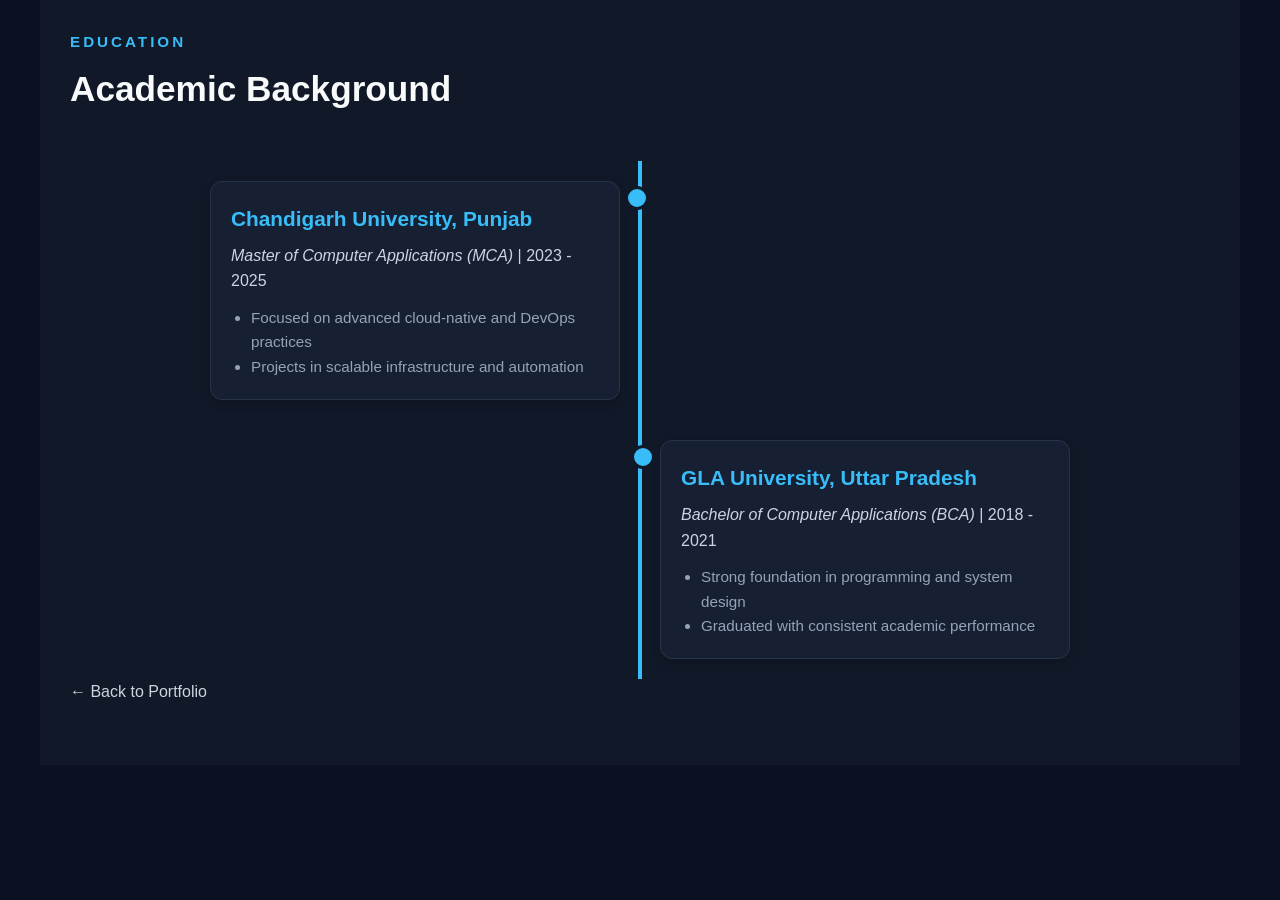
<file: education/index.html>
<!DOCTYPE html>
<html lang="en">
<head>

  <!-- Google tag (gtag.js) -->
    <script async src="https://www.googletagmanager.com/gtag/js?id=G-0ETBPYWTKP"></script>
    <script>
        window.dataLayer = window.dataLayer || [];

        function gtag() {
            dataLayer.push(arguments);
        }

        gtag('js', new Date());

        gtag('config', 'G-0ETBPYWTKP');
    </script>
    
  <meta charset="UTF-8">
  <meta name="viewport" content="width=device-width, initial-scale=1.0">
  <title>Education | Shyam Sunder</title>
  <!-- Link to your main.css -->
  <link rel="stylesheet" href="../assets/css/main.css">
</head>
<body>

  <main>
    <section id="education" class="education-section">
      <div class="section-heading">
        <p class="section-label">Education</p>
        <h2>Academic Background</h2>
      </div>

      <div class="timeline">

        <!-- MCA -->
        <div class="timeline-item">
          <div class="timeline-content">
            <h3>Chandigarh University, Punjab</h3>
            <p><em>Master of Computer Applications (MCA)</em> | 2023 - 2025</p>
            <ul>
              <li>Focused on advanced cloud-native and DevOps practices</li>
              <li>Projects in scalable infrastructure and automation</li>
            </ul>
          </div>
        </div>

        <!-- BCA -->
        <div class="timeline-item">
          <div class="timeline-content">
            <h3>GLA University, Uttar Pradesh</h3>
            <p><em>Bachelor of Computer Applications (BCA)</em> | 2018 - 2021</p>
            <ul>
              <li>Strong foundation in programming and system design</li>
              <li>Graduated with consistent academic performance</li>
            </ul>
          </div>
        </div>

      </div>

      <!-- Back to Portfolio Button -->
      <div class="back-to-portfolio">
        <a href="../index.html" class="certificate-back">← Back to Portfolio</a>
      </div>
    </section>
  </main>

</body>
</html>
</file>
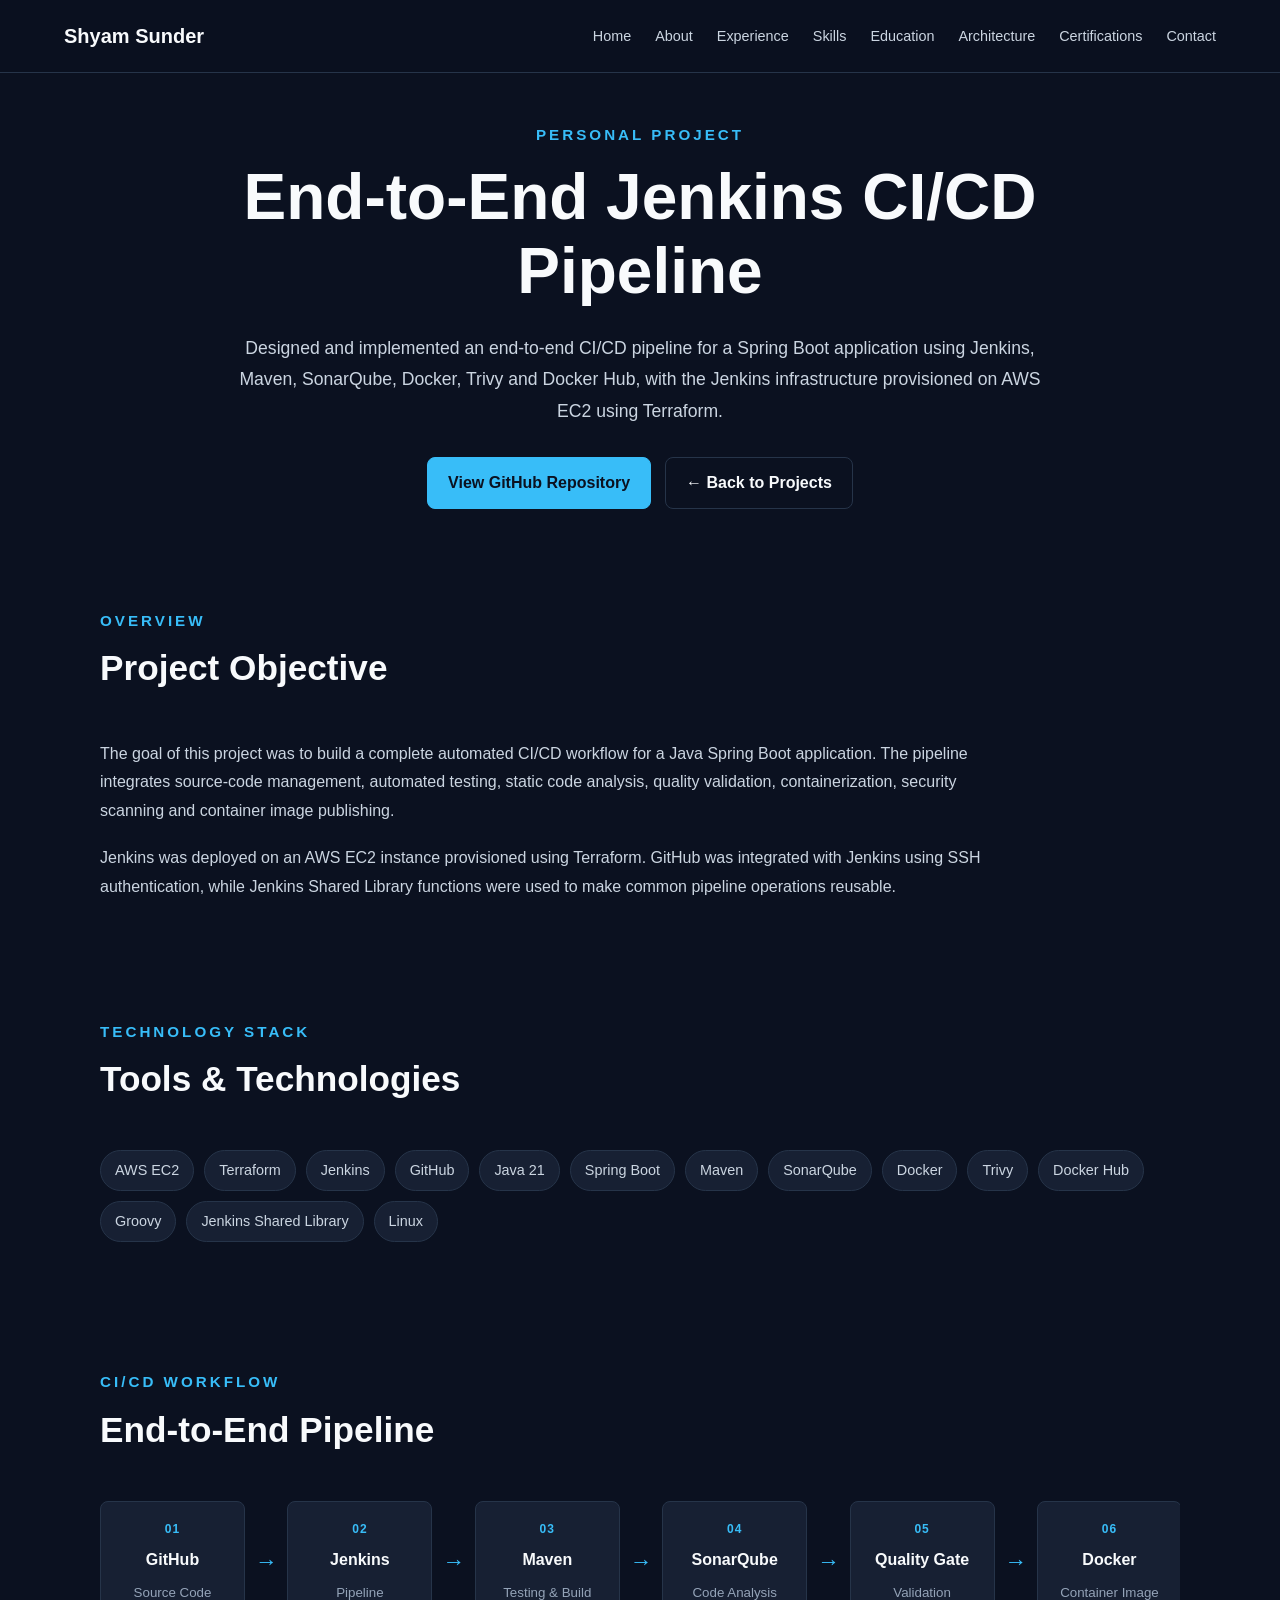
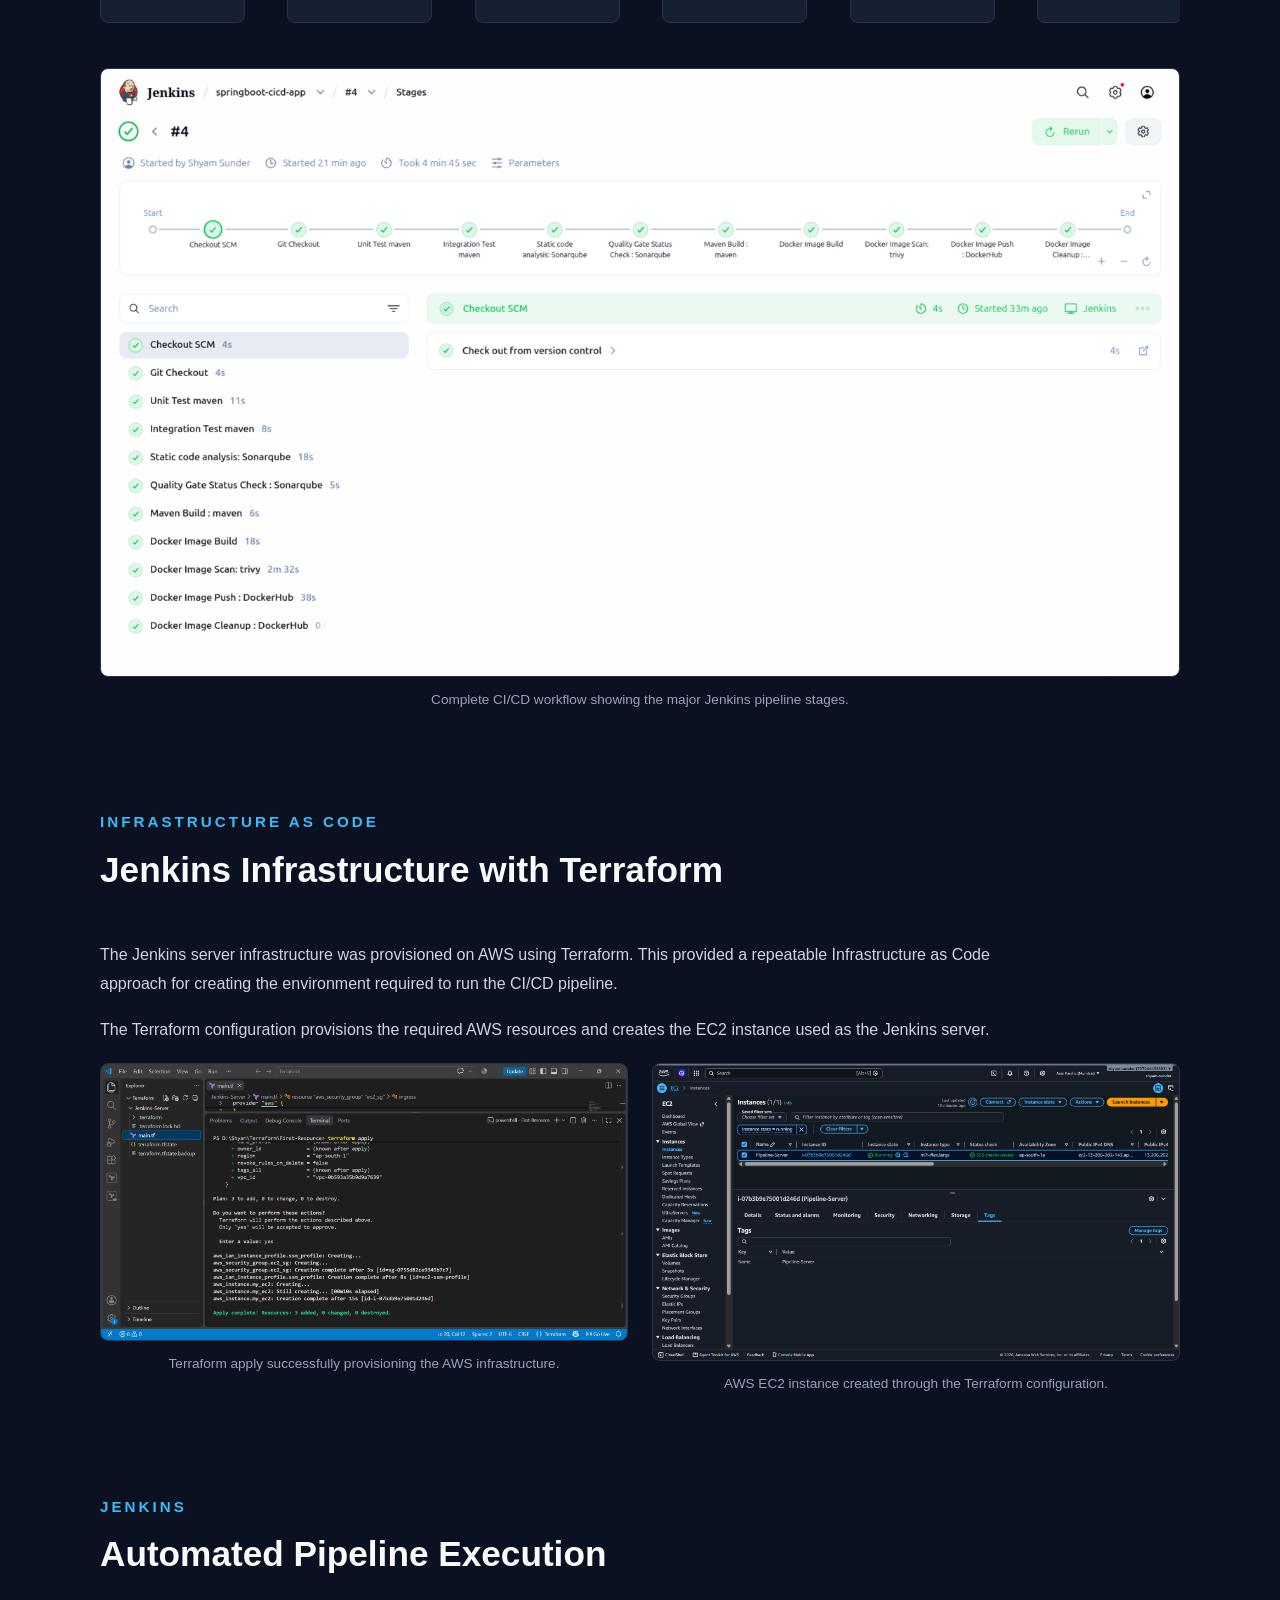
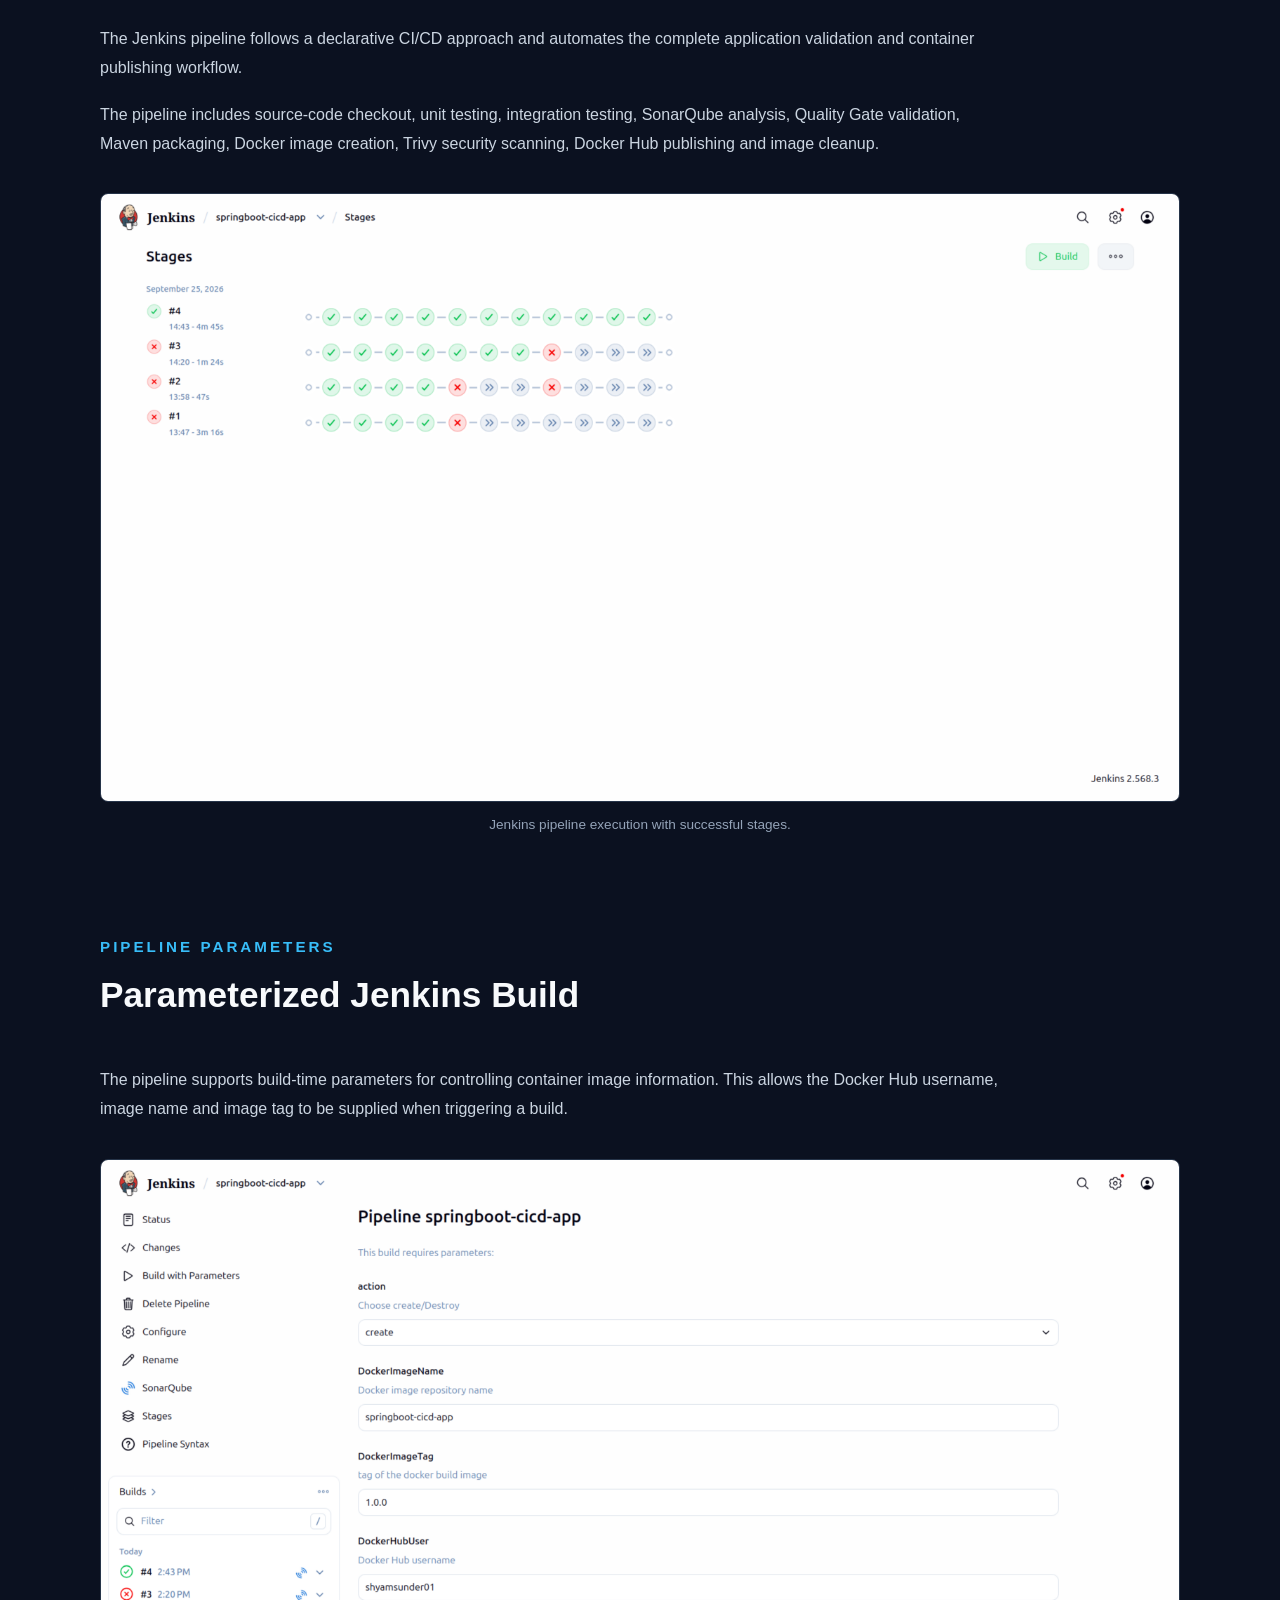
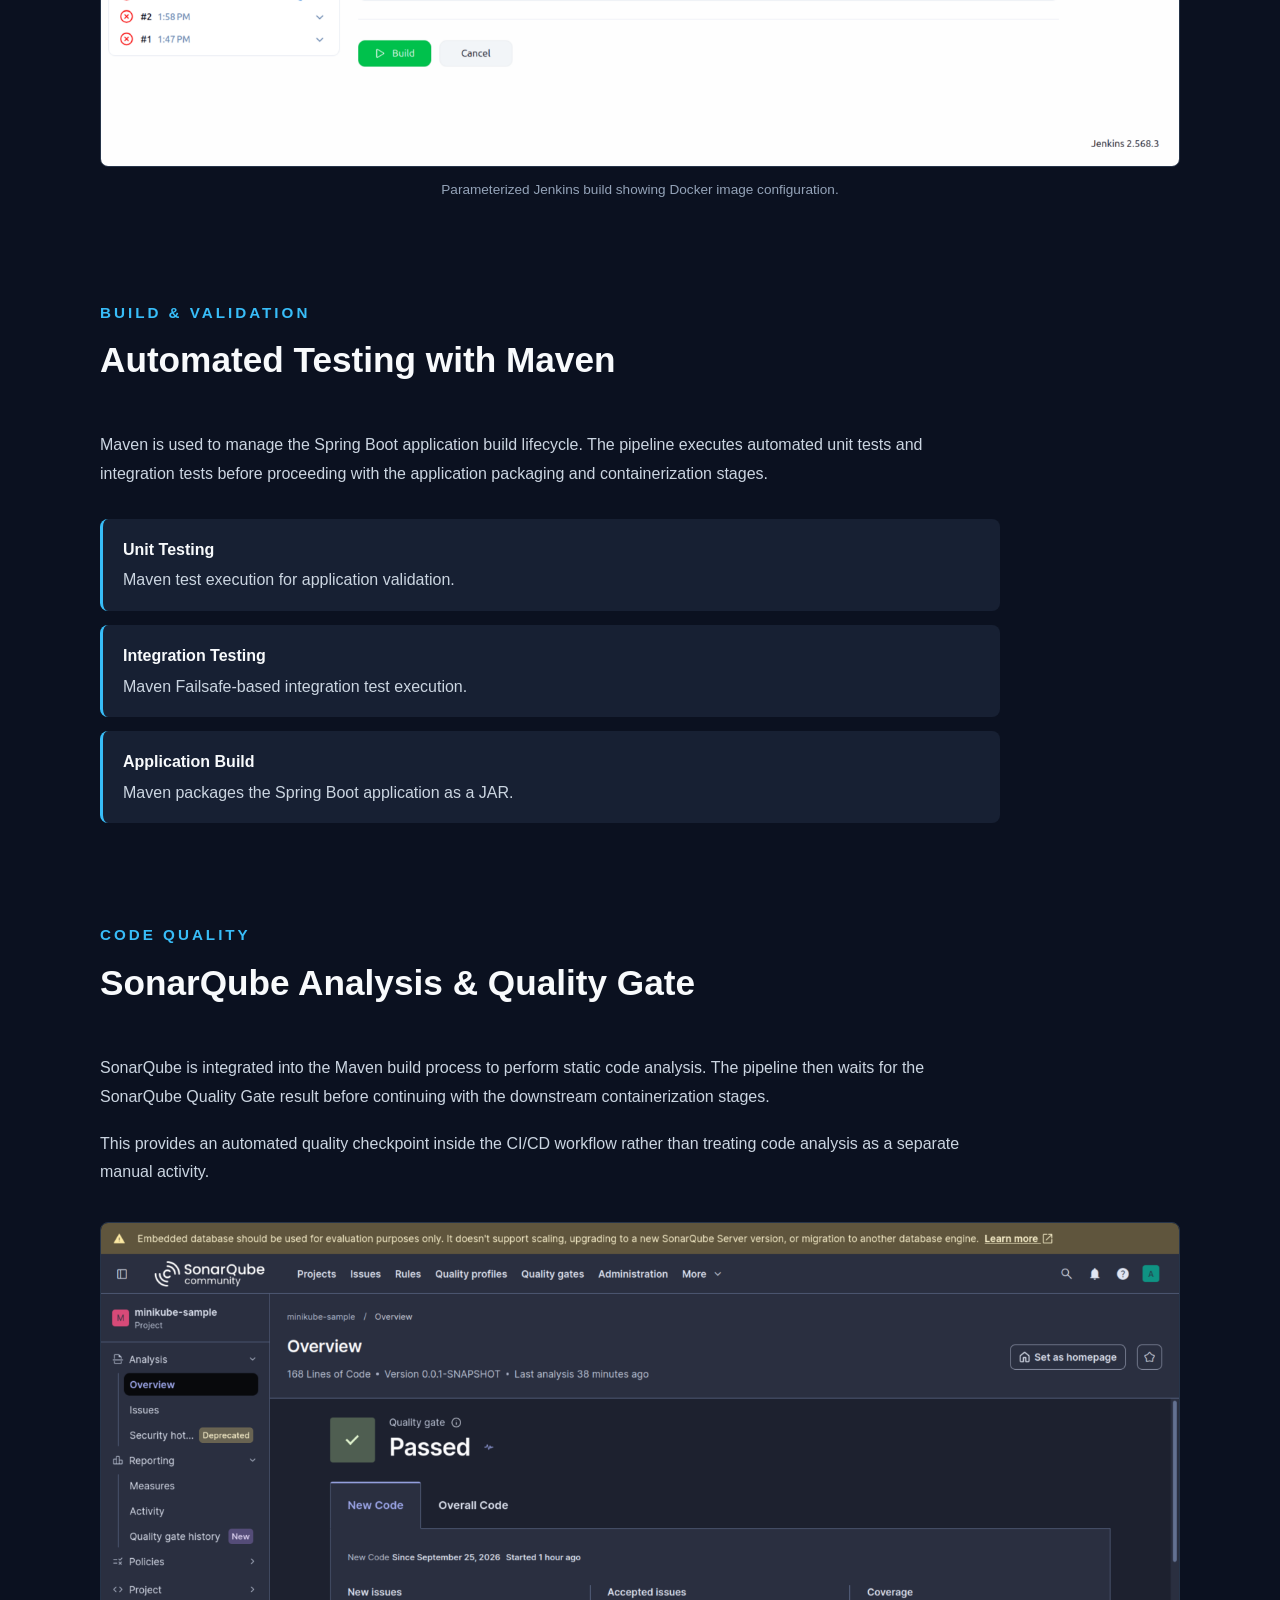
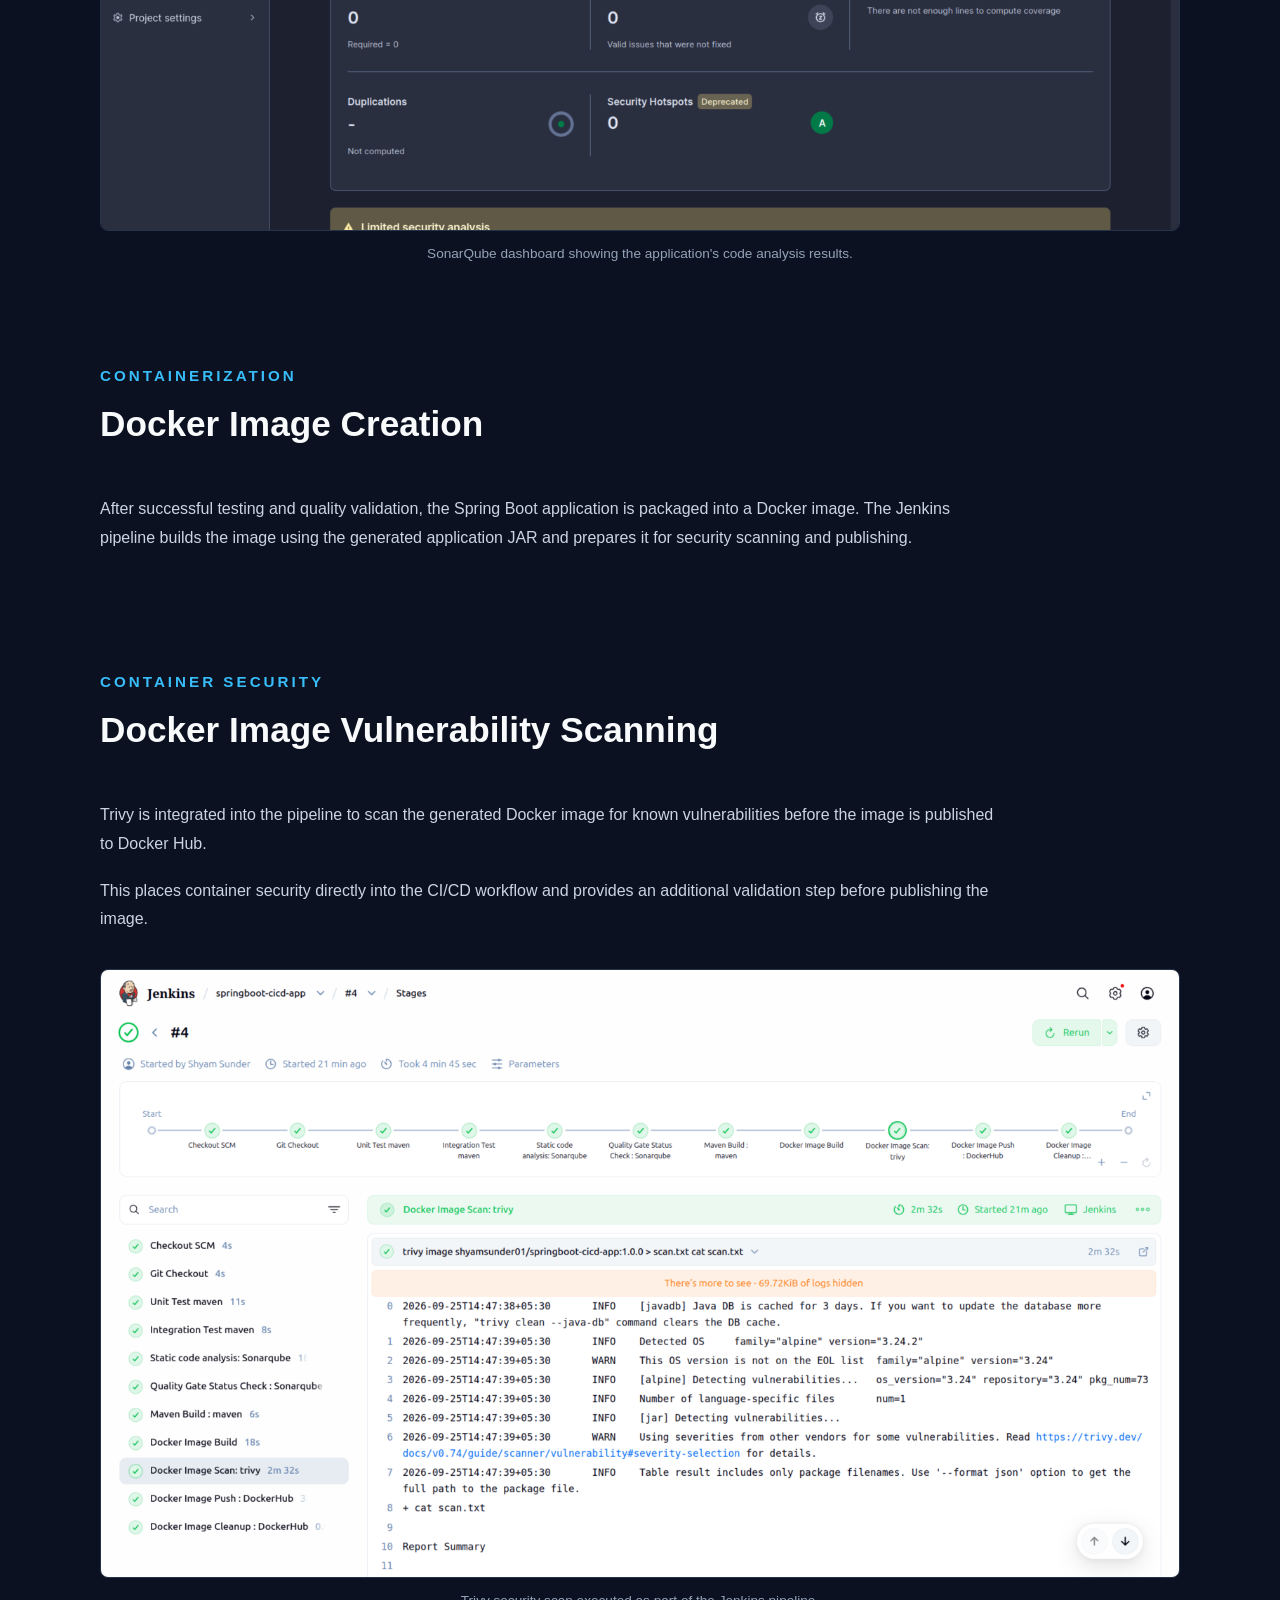
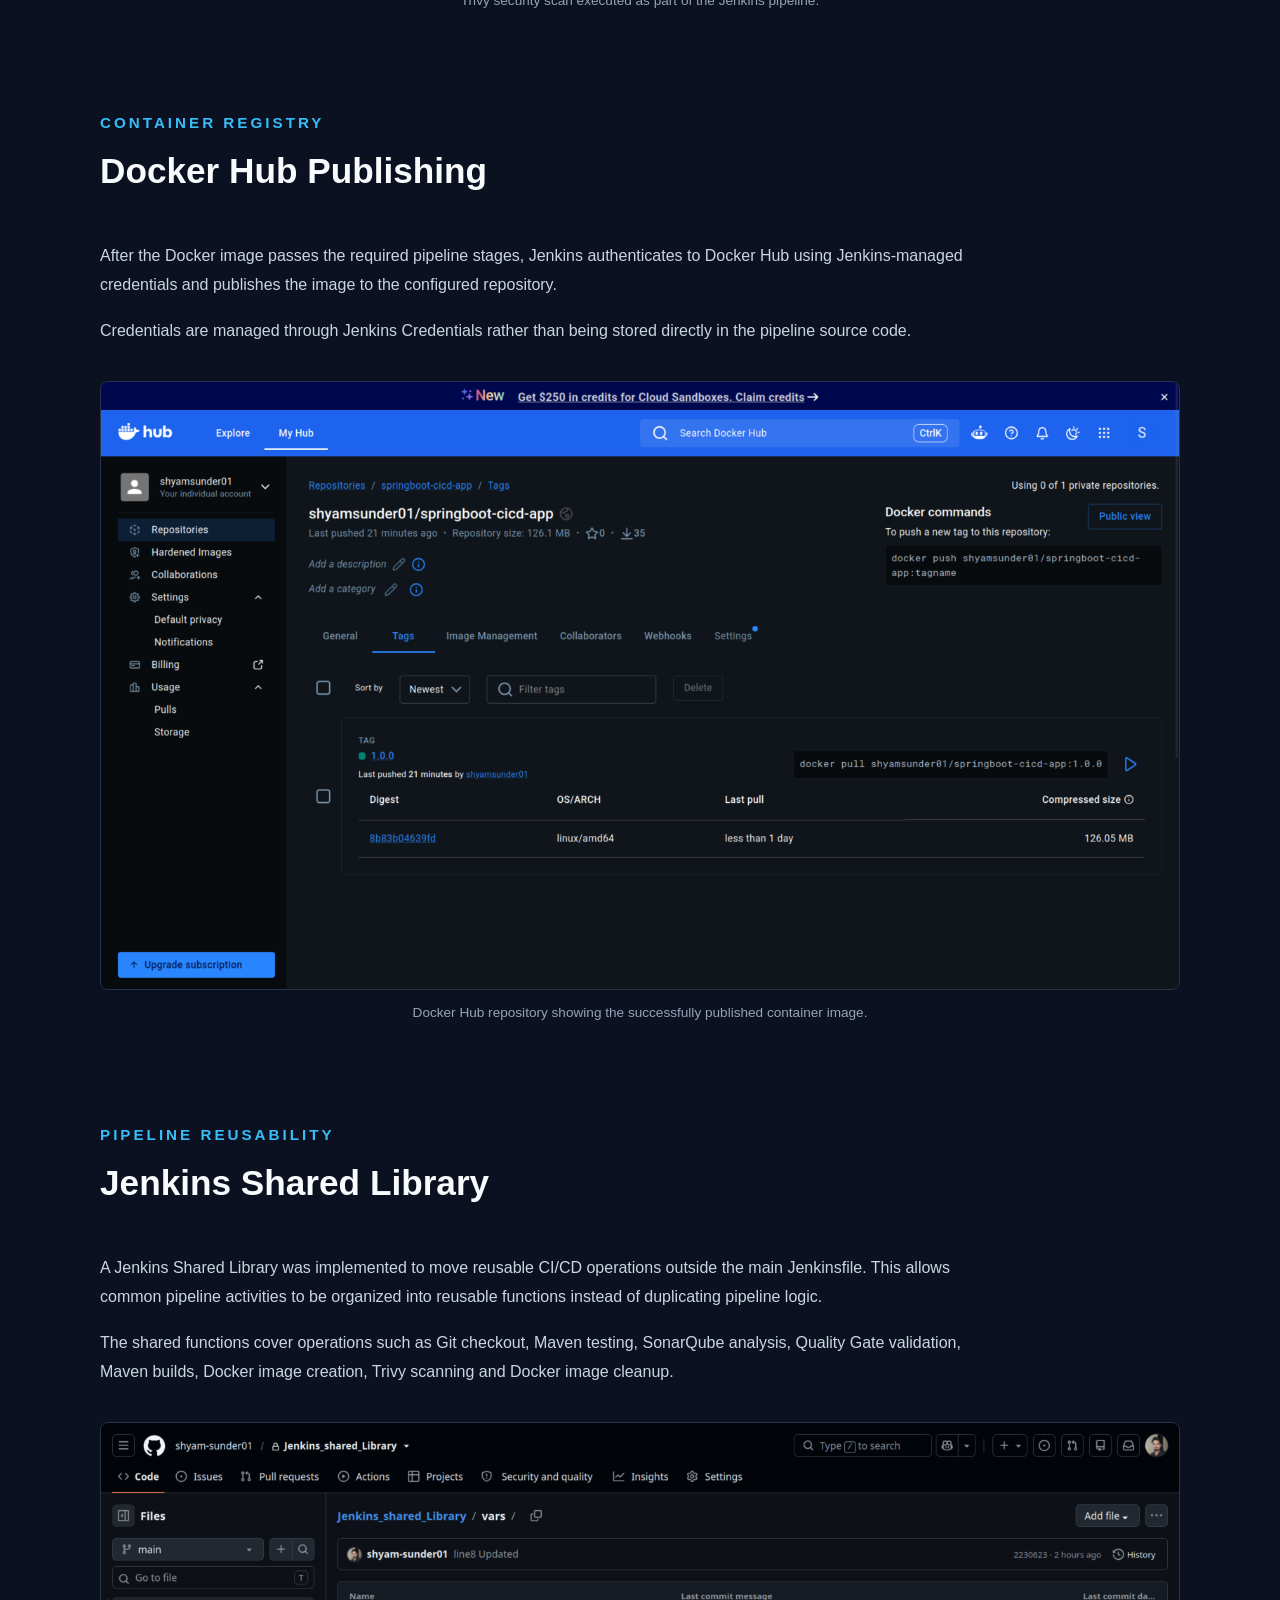
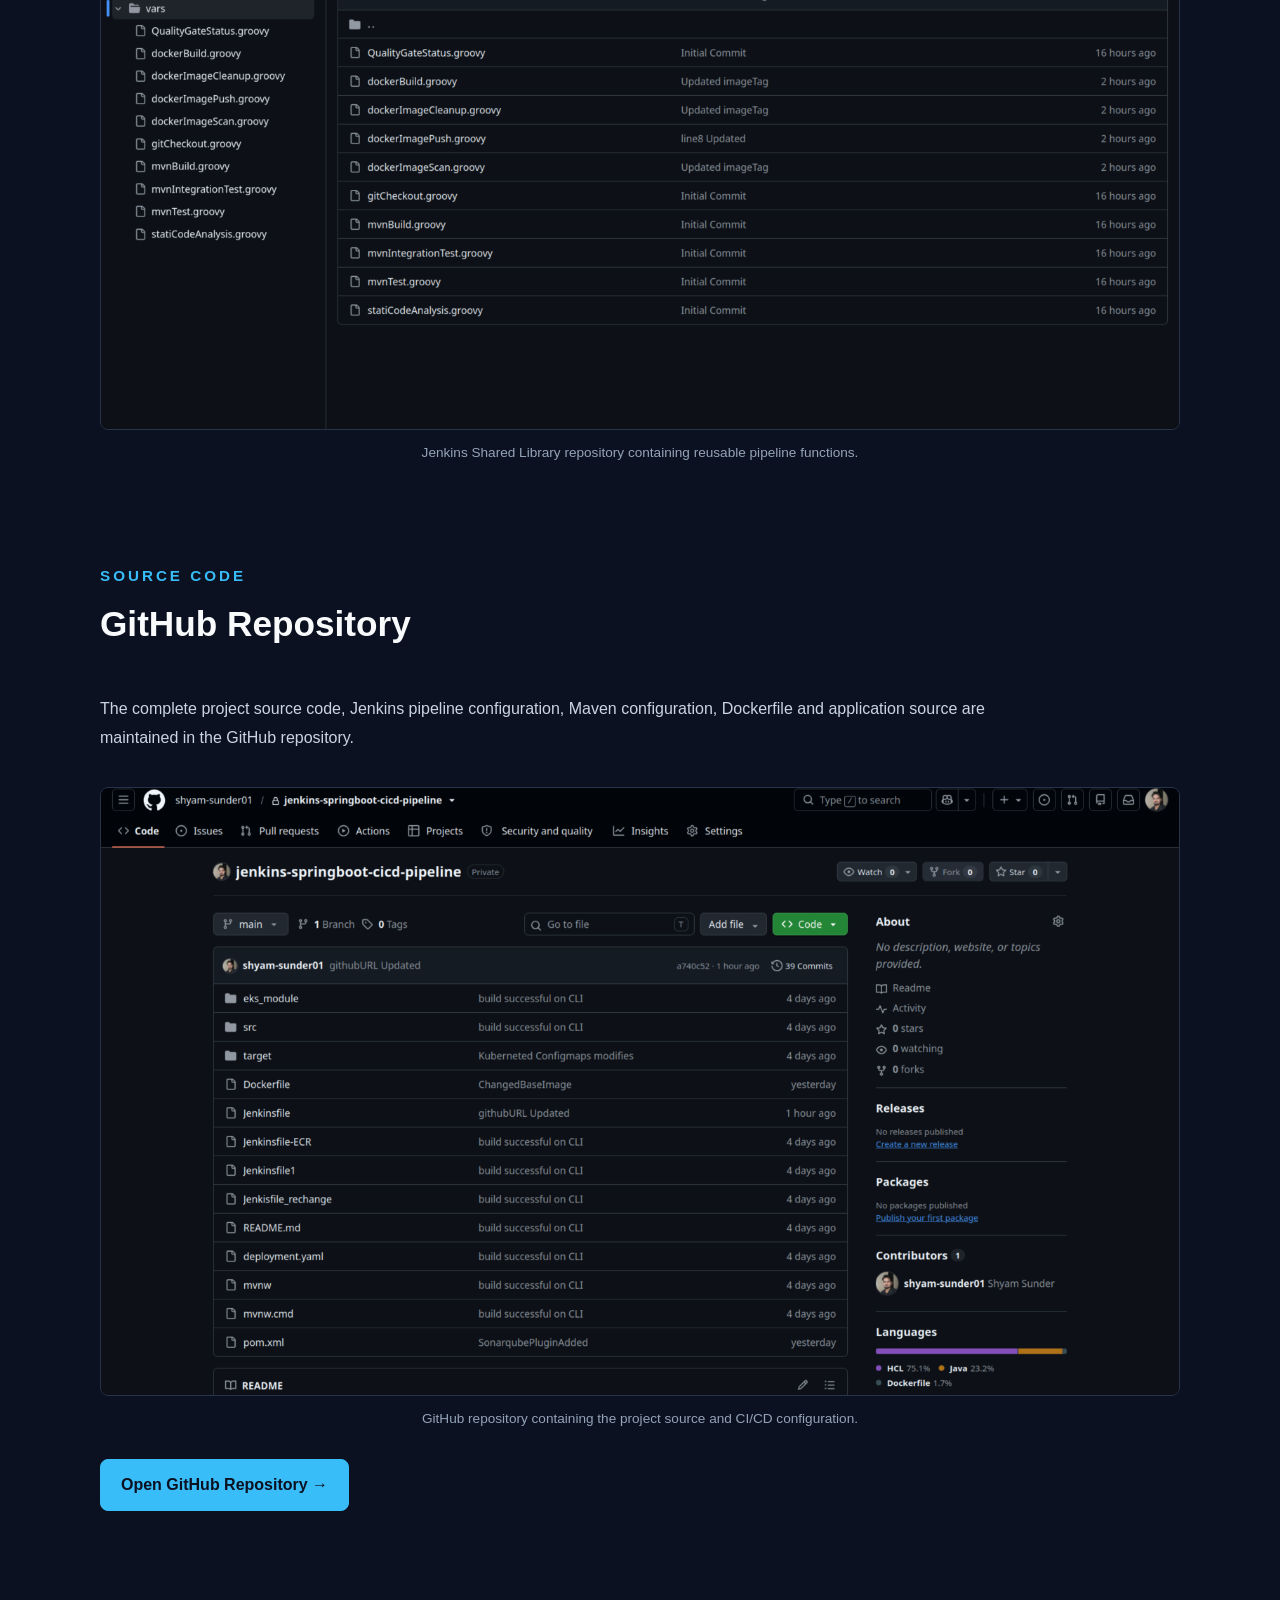
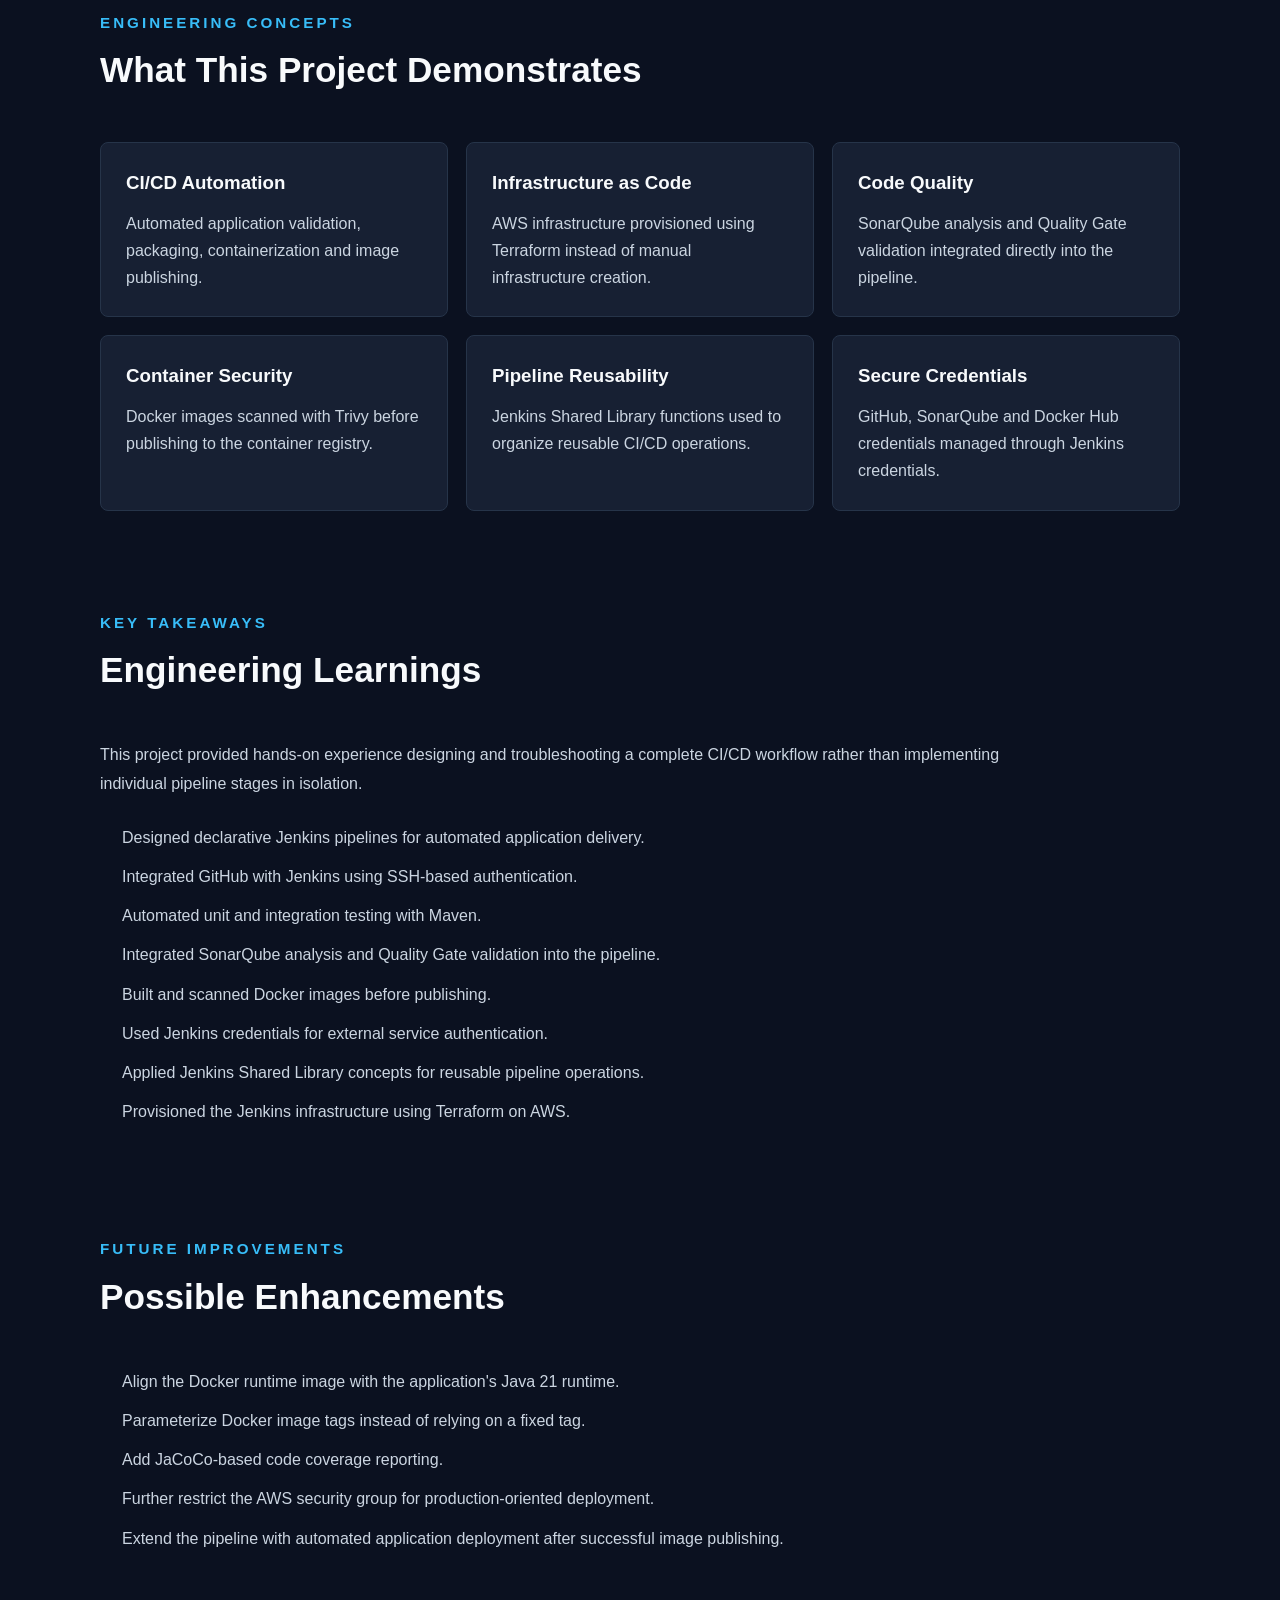
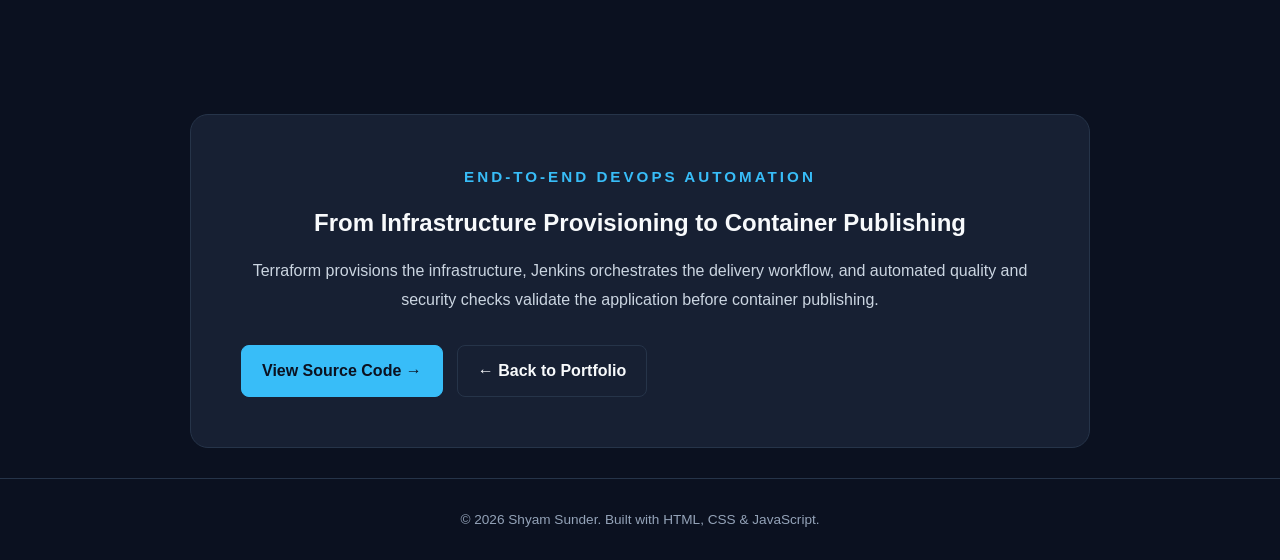
<file: projects/jenkins-springboot-cicd-pipeline/index.html>
<!DOCTYPE html>
<html lang="en">

<head>

    <!-- Google tag (gtag.js) -->
    <script async src="https://www.googletagmanager.com/gtag/js?id=G-0ETBPYWTKP"></script>
    <script>
        window.dataLayer = window.dataLayer || [];

        function gtag() {
            dataLayer.push(arguments);
        }

        gtag('js', new Date());

        gtag('config', 'G-0ETBPYWTKP');
    </script>
    
    <meta charset="UTF-8">

    <meta
        name="viewport"
        content="width=device-width, initial-scale=1.0"
    >

    <title>
        End-to-End Jenkins CI/CD Pipeline | Shyam Sunder
    </title>

    <meta
        name="description"
        content="End-to-end Jenkins CI/CD pipeline project using Terraform, AWS EC2, Maven, SonarQube, Docker, Trivy and Docker Hub."
    >

    <link
        rel="stylesheet"
        href="../../assets/css/main.css"
    >

</head>

<body>

   <!-- =========================
     Navigation
========================== -->
<header class="site-header">
    <nav class="navbar">

        <a href="../../index.html" class="nav-logo">
            Shyam Sunder
        </a>

        <button class="nav-toggle"
                type="button"
                aria-label="Toggle navigation">
            ☰
        </button>

        <ul class="nav-menu">
            <li><a href="../../index.html">Home</a></li>

            <li><a href="../../about/">About</a></li>

            <li><a href="../../index.html#experience">Experience</a></li>

            <li><a href="../../index.html#skills">Skills</a></li>

            <li><a href="../../education/index.html">Education</a></li>

            <li><a href="../../index.html#architecture">Architecture</a></li>

            <li><a href="../../index.html#certifications">Certifications</a></li>

            <li><a href="../../index.html#contact">Contact</a></li>
        </ul>

    </nav>
</header>

    <!-- =====================================================
         Project Header
         ===================================================== -->

    <main class="project-page">

        <section class="project-hero">

            <p class="section-label">
                Personal Project
            </p>

            <h1>
                End-to-End Jenkins CI/CD Pipeline
            </h1>

            <p class="project-hero-description">

                Designed and implemented an end-to-end CI/CD pipeline
                for a Spring Boot application using Jenkins, Maven,
                SonarQube, Docker, Trivy and Docker Hub, with the Jenkins
                infrastructure provisioned on AWS EC2 using Terraform.

            </p>

            <div class="project-actions">

                <a
                    href="https://github.com/shyam-sunder01/jenkins-springboot-cicd-pipeline"
                    target="_blank"
                    rel="noopener noreferrer"
                    class="project-button"
                >
                    View GitHub Repository
                </a>

                <a
                    href="../../index.html#projects"
                    class="project-button secondary"
                >
                    ← Back to Projects
                </a>

            </div>

        </section>


        <!-- =================================================
             Project Overview
             ================================================= -->

        <section class="project-section">

            <div class="section-heading">

                <p class="section-label">
                    Overview
                </p>

                <h2>
                    Project Objective
                </h2>

            </div>

            <div class="project-content">

                <p>
                    The goal of this project was to build a complete
                    automated CI/CD workflow for a Java Spring Boot
                    application. The pipeline integrates source-code
                    management, automated testing, static code analysis,
                    quality validation, containerization, security
                    scanning and container image publishing.
                </p>

                <p>
                    Jenkins was deployed on an AWS EC2 instance provisioned
                    using Terraform. GitHub was integrated with Jenkins
                    using SSH authentication, while Jenkins Shared Library
                    functions were used to make common pipeline operations
                    reusable.
                </p>

            </div>

        </section>


        <!-- =================================================
             Technology Stack
             ================================================= -->

        <section class="project-section">

            <div class="section-heading">

                <p class="section-label">
                    Technology Stack
                </p>

                <h2>
                    Tools & Technologies
                </h2>

            </div>

            <div class="project-technologies large">

                <span>AWS EC2</span>
                <span>Terraform</span>
                <span>Jenkins</span>
                <span>GitHub</span>
                <span>Java 21</span>
                <span>Spring Boot</span>
                <span>Maven</span>
                <span>SonarQube</span>
                <span>Docker</span>
                <span>Trivy</span>
                <span>Docker Hub</span>
                <span>Groovy</span>
                <span>Jenkins Shared Library</span>
                <span>Linux</span>

            </div>

        </section>


        <!-- =================================================
             Pipeline Overview
             ================================================= -->

        <section class="project-section">

            <div class="section-heading">

                <p class="section-label">
                    CI/CD Workflow
                </p>

                <h2>
                    End-to-End Pipeline
                </h2>

            </div>

            <div class="pipeline-flow">

                <div class="pipeline-step">
                    <span>01</span>
                    <strong>GitHub</strong>
                    <small>Source Code</small>
                </div>

                <div class="pipeline-arrow">
                    →
                </div>

                <div class="pipeline-step">
                    <span>02</span>
                    <strong>Jenkins</strong>
                    <small>Pipeline</small>
                </div>

                <div class="pipeline-arrow">
                    →
                </div>

                <div class="pipeline-step">
                    <span>03</span>
                    <strong>Maven</strong>
                    <small>Testing & Build</small>
                </div>

                <div class="pipeline-arrow">
                    →
                </div>

                <div class="pipeline-step">
                    <span>04</span>
                    <strong>SonarQube</strong>
                    <small>Code Analysis</small>
                </div>

                <div class="pipeline-arrow">
                    →
                </div>

                <div class="pipeline-step">
                    <span>05</span>
                    <strong>Quality Gate</strong>
                    <small>Validation</small>
                </div>

                <div class="pipeline-arrow">
                    →
                </div>

                <div class="pipeline-step">
                    <span>06</span>
                    <strong>Docker</strong>
                    <small>Container Image</small>
                </div>

                <div class="pipeline-arrow">
                    →
                </div>

                <div class="pipeline-step">
                    <span>07</span>
                    <strong>Trivy</strong>
                    <small>Security Scan</small>
                </div>

                <div class="pipeline-arrow">
                    →
                </div>

                <div class="pipeline-step">
                    <span>08</span>
                    <strong>Docker Hub</strong>
                    <small>Image Registry</small>
                </div>

            </div>

            <div class="project-image">
                <img
                    src="../images/pipeline-overview.png"
                    alt="Complete Jenkins CI/CD pipeline overview"
                    loading="lazy"
                >

                <p class="image-caption">
                    Complete CI/CD workflow showing the major Jenkins pipeline stages.
                </p>

            </div>

        </section>


        <!-- =================================================
             Infrastructure Provisioning
             ================================================= -->

        <section class="project-section">

            <div class="section-heading">

                <p class="section-label">
                    Infrastructure as Code
                </p>

                <h2>
                    Jenkins Infrastructure with Terraform
                </h2>

            </div>

            <div class="project-content">

                <p>
                    The Jenkins server infrastructure was provisioned on
                    AWS using Terraform. This provided a repeatable
                    Infrastructure as Code approach for creating the
                    environment required to run the CI/CD pipeline.
                </p>

                <p>
                    The Terraform configuration provisions the required
                    AWS resources and creates the EC2 instance used as
                    the Jenkins server.
                </p>

            </div>


            <div class="project-gallery two-column">

                <figure class="project-image">

                    <img
                        src="../images/terraform-apply.png"
                        alt="Terraform apply output showing AWS infrastructure provisioning"
                        loading="lazy"
                    >

                    <figcaption>
                        Terraform apply successfully provisioning the AWS infrastructure.
                    </figcaption>

                </figure>


                <figure class="project-image">

                    <img
                        src="../images/aws-ec2.png"
                        alt="AWS EC2 instance created through Terraform"
                        loading="lazy"
                    >

                    <figcaption>
                        AWS EC2 instance created through the Terraform configuration.
                    </figcaption>

                </figure>

            </div>

        </section>


        <!-- =================================================
             Jenkins Pipeline
             ================================================= -->

        <section class="project-section">

            <div class="section-heading">

                <p class="section-label">
                    Jenkins
                </p>

                <h2>
                    Automated Pipeline Execution
                </h2>

            </div>

            <div class="project-content">

                <p>
                    The Jenkins pipeline follows a declarative CI/CD
                    approach and automates the complete application
                    validation and container publishing workflow.
                </p>

                <p>
                    The pipeline includes source-code checkout, unit
                    testing, integration testing, SonarQube analysis,
                    Quality Gate validation, Maven packaging, Docker
                    image creation, Trivy security scanning, Docker Hub
                    publishing and image cleanup.
                </p>

            </div>


            <figure class="project-image">

                <img
                    src="../images/jenkins-pipeline.png"
                    alt="Jenkins pipeline showing successful stages"
                    loading="lazy"
                >

                <figcaption>
                    Jenkins pipeline execution with successful stages.
                </figcaption>

            </figure>

        </section>


        <!-- =================================================
             Parameterized Build
             ================================================= -->

        <section class="project-section">

            <div class="section-heading">

                <p class="section-label">
                    Pipeline Parameters
                </p>

                <h2>
                    Parameterized Jenkins Build
                </h2>

            </div>

            <div class="project-content">

                <p>
                    The pipeline supports build-time parameters for
                    controlling container image information. This allows
                    the Docker Hub username, image name and image tag to
                    be supplied when triggering a build.
                </p>

            </div>


            <figure class="project-image">

                <img
                    src="../images/jenkins-parameters.png"
                    alt="Jenkins parameterized build showing Docker Hub username image name and image tag"
                    loading="lazy"
                >

                <figcaption>
                    Parameterized Jenkins build showing Docker image configuration.
                </figcaption>

            </figure>

        </section>


        <!-- =================================================
             Testing & Build
             ================================================= -->

        <section class="project-section">

            <div class="section-heading">

                <p class="section-label">
                    Build & Validation
                </p>

                <h2>
                    Automated Testing with Maven
                </h2>

            </div>

            <div class="project-content">

                <p>
                    Maven is used to manage the Spring Boot application
                    build lifecycle. The pipeline executes automated
                    unit tests and integration tests before proceeding
                    with the application packaging and containerization
                    stages.
                </p>

                <div class="technical-list">

                    <div>
                        <strong>Unit Testing</strong>
                        <span>
                            Maven test execution for application validation.
                        </span>
                    </div>

                    <div>
                        <strong>Integration Testing</strong>
                        <span>
                            Maven Failsafe-based integration test execution.
                        </span>
                    </div>

                    <div>
                        <strong>Application Build</strong>
                        <span>
                            Maven packages the Spring Boot application as a JAR.
                        </span>
                    </div>

                </div>

            </div>

        </section>


        <!-- =================================================
             SonarQube
             ================================================= -->

        <section class="project-section">

            <div class="section-heading">

                <p class="section-label">
                    Code Quality
                </p>

                <h2>
                    SonarQube Analysis & Quality Gate
                </h2>

            </div>

            <div class="project-content">

                <p>
                    SonarQube is integrated into the Maven build process
                    to perform static code analysis. The pipeline then
                    waits for the SonarQube Quality Gate result before
                    continuing with the downstream containerization
                    stages.
                </p>

                <p>
                    This provides an automated quality checkpoint inside
                    the CI/CD workflow rather than treating code analysis
                    as a separate manual activity.
                </p>

            </div>


            <figure class="project-image">

                <img
                    src="../images/sonarqube-dashboard.png"
                    alt="SonarQube dashboard showing project analysis results"
                    loading="lazy"
                >

                <figcaption>
                    SonarQube dashboard showing the application's code analysis results.
                </figcaption>

            </figure>

        </section>


        <!-- =================================================
             Docker
             ================================================= -->

        <section class="project-section">

            <div class="section-heading">

                <p class="section-label">
                    Containerization
                </p>

                <h2>
                    Docker Image Creation
                </h2>

            </div>

            <div class="project-content">

                <p>
                    After successful testing and quality validation,
                    the Spring Boot application is packaged into a Docker
                    image. The Jenkins pipeline builds the image using
                    the generated application JAR and prepares it for
                    security scanning and publishing.
                </p>

            </div>

        </section>


        <!-- =================================================
             Trivy
             ================================================= -->

        <section class="project-section">

            <div class="section-heading">

                <p class="section-label">
                    Container Security
                </p>

                <h2>
                    Docker Image Vulnerability Scanning
                </h2>

            </div>

            <div class="project-content">

                <p>
                    Trivy is integrated into the pipeline to scan the
                    generated Docker image for known vulnerabilities
                    before the image is published to Docker Hub.
                </p>

                <p>
                    This places container security directly into the
                    CI/CD workflow and provides an additional validation
                    step before publishing the image.
                </p>

            </div>


            <figure class="project-image">

                <img
                    src="../images/trivy-scan.png"
                    alt="Trivy Docker image vulnerability scan in Jenkins"
                    loading="lazy"
                >

                <figcaption>
                    Trivy security scan executed as part of the Jenkins pipeline.
                </figcaption>

            </figure>

        </section>


        <!-- =================================================
             Docker Hub
             ================================================= -->

        <section class="project-section">

            <div class="section-heading">

                <p class="section-label">
                    Container Registry
                </p>

                <h2>
                    Docker Hub Publishing
                </h2>

            </div>

            <div class="project-content">

                <p>
                    After the Docker image passes the required pipeline
                    stages, Jenkins authenticates to Docker Hub using
                    Jenkins-managed credentials and publishes the image
                    to the configured repository.
                </p>

                <p>
                    Credentials are managed through Jenkins Credentials
                    rather than being stored directly in the pipeline
                    source code.
                </p>

            </div>


            <figure class="project-image">

                <img
                    src="../images/dockerhub-push.png"
                    alt="Docker Hub repository showing successfully pushed Docker image"
                    loading="lazy"
                >

                <figcaption>
                    Docker Hub repository showing the successfully published container image.
                </figcaption>

            </figure>

        </section>


        <!-- =================================================
             Jenkins Shared Library
             ================================================= -->

        <section class="project-section">

            <div class="section-heading">

                <p class="section-label">
                    Pipeline Reusability
                </p>

                <h2>
                    Jenkins Shared Library
                </h2>

            </div>

            <div class="project-content">

                <p>
                    A Jenkins Shared Library was implemented to move
                    reusable CI/CD operations outside the main Jenkinsfile.
                    This allows common pipeline activities to be organized
                    into reusable functions instead of duplicating
                    pipeline logic.
                </p>

                <p>
                    The shared functions cover operations such as Git
                    checkout, Maven testing, SonarQube analysis,
                    Quality Gate validation, Maven builds, Docker image
                    creation, Trivy scanning and Docker image cleanup.
                </p>

            </div>


            <figure class="project-image">

                <img
                    src="../images/shared-library-github.png"
                    alt="GitHub repository containing Jenkins Shared Library"
                    loading="lazy"
                >

                <figcaption>
                    Jenkins Shared Library repository containing reusable pipeline functions.
                </figcaption>

            </figure>

        </section>


        <!-- =================================================
             Source Code
             ================================================= -->

        <section class="project-section">

            <div class="section-heading">

                <p class="section-label">
                    Source Code
                </p>

                <h2>
                    GitHub Repository
                </h2>

            </div>

            <div class="project-content">

                <p>
                    The complete project source code, Jenkins pipeline
                    configuration, Maven configuration, Dockerfile and
                    application source are maintained in the GitHub
                    repository.
                </p>

            </div>


            <figure class="project-image">

                <img
                    src="../images/github-repository.png"
                    alt="GitHub repository containing Jenkins CI/CD project files"
                    loading="lazy"
                >

                <figcaption>
                    GitHub repository containing the project source and CI/CD configuration.
                </figcaption>

            </figure>


            <div class="project-actions">

                <a
                    href="https://github.com/shyam-sunder01/jenkins-springboot-cicd-pipeline"
                    target="_blank"
                    rel="noopener noreferrer"
                    class="project-button"
                >
                    Open GitHub Repository →
                </a>

            </div>

        </section>


        <!-- =================================================
             Key Engineering Concepts
             ================================================= -->

        <section class="project-section">

            <div class="section-heading">

                <p class="section-label">
                    Engineering Concepts
                </p>

                <h2>
                    What This Project Demonstrates
                </h2>

            </div>

            <div class="concept-grid">

                <div class="concept-card">

                    <h3>
                        CI/CD Automation
                    </h3>

                    <p>
                        Automated application validation, packaging,
                        containerization and image publishing.
                    </p>

                </div>


                <div class="concept-card">

                    <h3>
                        Infrastructure as Code
                    </h3>

                    <p>
                        AWS infrastructure provisioned using Terraform
                        instead of manual infrastructure creation.
                    </p>

                </div>


                <div class="concept-card">

                    <h3>
                        Code Quality
                    </h3>

                    <p>
                        SonarQube analysis and Quality Gate validation
                        integrated directly into the pipeline.
                    </p>

                </div>


                <div class="concept-card">

                    <h3>
                        Container Security
                    </h3>

                    <p>
                        Docker images scanned with Trivy before
                        publishing to the container registry.
                    </p>

                </div>


                <div class="concept-card">

                    <h3>
                        Pipeline Reusability
                    </h3>

                    <p>
                        Jenkins Shared Library functions used to
                        organize reusable CI/CD operations.
                    </p>

                </div>


                <div class="concept-card">

                    <h3>
                        Secure Credentials
                    </h3>

                    <p>
                        GitHub, SonarQube and Docker Hub credentials
                        managed through Jenkins credentials.
                    </p>

                </div>

            </div>

        </section>


        <!-- =================================================
             Project Learnings
             ================================================= -->

        <section class="project-section">

            <div class="section-heading">

                <p class="section-label">
                    Key Takeaways
                </p>

                <h2>
                    Engineering Learnings
                </h2>

            </div>

            <div class="project-content">

                <p>
                    This project provided hands-on experience designing
                    and troubleshooting a complete CI/CD workflow rather
                    than implementing individual pipeline stages in
                    isolation.
                </p>

                <ul class="project-list">

                    <li>
                        Designed declarative Jenkins pipelines for automated
                        application delivery.
                    </li>

                    <li>
                        Integrated GitHub with Jenkins using SSH-based
                        authentication.
                    </li>

                    <li>
                        Automated unit and integration testing with Maven.
                    </li>

                    <li>
                        Integrated SonarQube analysis and Quality Gate
                        validation into the pipeline.
                    </li>

                    <li>
                        Built and scanned Docker images before publishing.
                    </li>

                    <li>
                        Used Jenkins credentials for external service
                        authentication.
                    </li>

                    <li>
                        Applied Jenkins Shared Library concepts for
                        reusable pipeline operations.
                    </li>

                    <li>
                        Provisioned the Jenkins infrastructure using
                        Terraform on AWS.
                    </li>

                </ul>

            </div>

        </section>


        <!-- =================================================
             Future Improvements
             ================================================= -->

        <section class="project-section">

            <div class="section-heading">

                <p class="section-label">
                    Future Improvements
                </p>

                <h2>
                    Possible Enhancements
                </h2>

            </div>

            <div class="project-content">

                <ul class="project-list">

                    <li>
                        Align the Docker runtime image with the application's
                        Java 21 runtime.
                    </li>

                    <li>
                        Parameterize Docker image tags instead of relying
                        on a fixed tag.
                    </li>

                    <li>
                        Add JaCoCo-based code coverage reporting.
                    </li>

                    <li>
                        Further restrict the AWS security group for
                        production-oriented deployment.
                    </li>

                    <li>
                        Extend the pipeline with automated application
                        deployment after successful image publishing.
                    </li>

                </ul>

            </div>

        </section>


        <!-- =================================================
             Project Footer
             ================================================= -->

        <section class="project-end">

            <p class="section-label">
                End-to-End DevOps Automation
            </p>

            <h2>
                From Infrastructure Provisioning to Container Publishing
            </h2>

            <p>
                Terraform provisions the infrastructure, Jenkins
                orchestrates the delivery workflow, and automated
                quality and security checks validate the application
                before container publishing.
            </p>

            <div class="project-actions">

                <a
                    href="https://github.com/shyam-sunder01/jenkins-springboot-cicd-pipeline"
                    target="_blank"
                    rel="noopener noreferrer"
                    class="project-button"
                >
                    View Source Code →
                </a>

                <a
                    href="../../index.html#projects"
                    class="project-button secondary"
                >
                    ← Back to Portfolio
                </a>

            </div>

        </section>

    </main>


    <!-- =====================================================
         Footer
         ===================================================== -->

    <footer class="site-footer">

        <p>
            © 2026 Shyam Sunder. Built with HTML, CSS & JavaScript.
        </p>

    </footer>


</body>

</html>
</file>
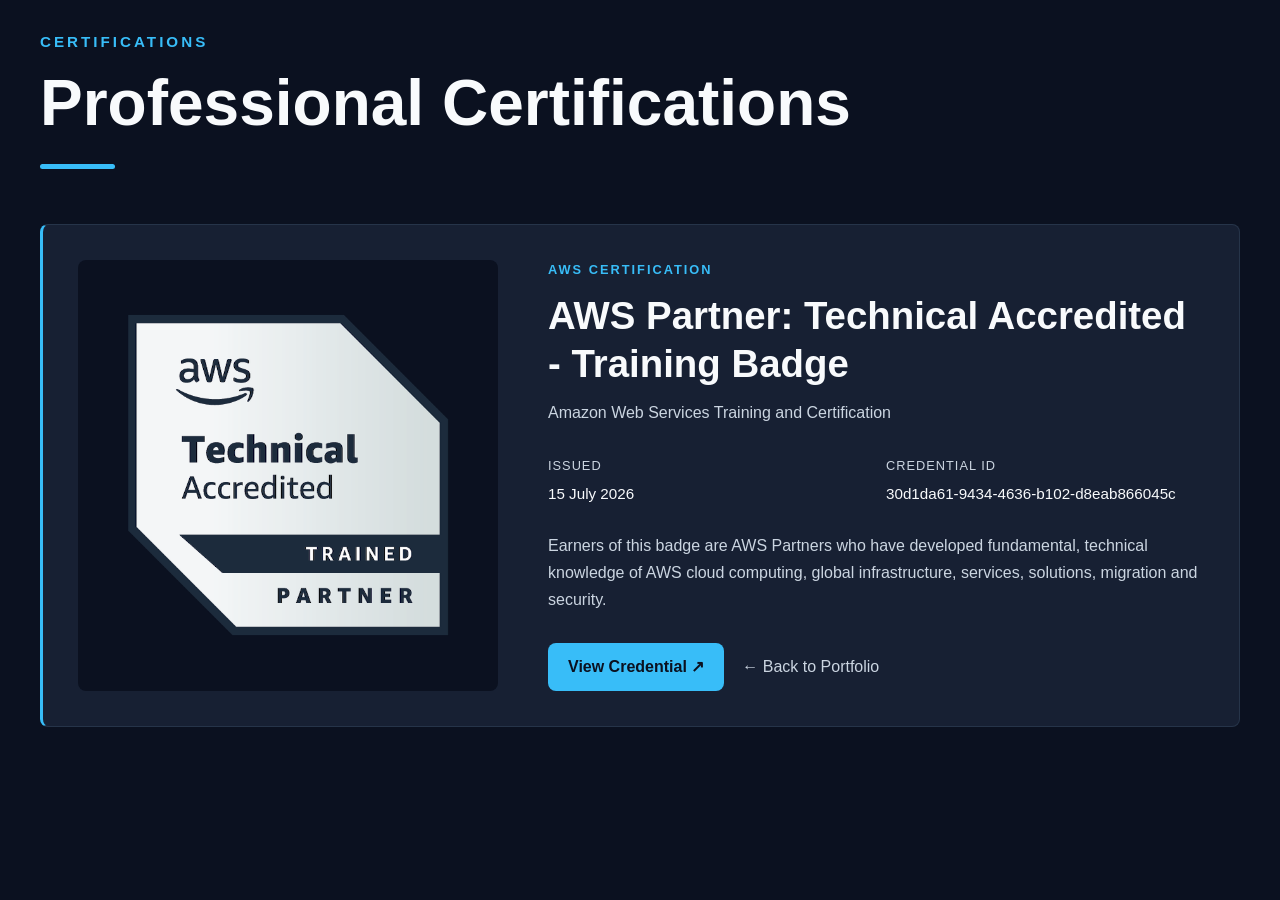
<file: certifications/AWSPartner.html>
<!DOCTYPE html>
<html lang="en">

<head>

    <!-- Google tag (gtag.js) -->
    <script async src="https://www.googletagmanager.com/gtag/js?id=G-0ETBPYWTKP"></script>
    <script>
        window.dataLayer = window.dataLayer || [];

        function gtag() {
            dataLayer.push(arguments);
        }

        gtag('js', new Date());

        gtag('config', 'G-0ETBPYWTKP');
    </script>

    <meta charset="UTF-8">
    <meta name="viewport" content="width=device-width, initial-scale=1.0">

    <title>Certifications | DevOps Engineer</title>

    <meta
        name="description"
        content="Professional certifications and technical credentials in AWS, Kubernetes, and Infrastructure as Code."
    >

    <link rel="stylesheet" href="../assets/css/main.css">
</head>

<body>

    <!-- =====================================================
         Certifications
         ===================================================== -->

    <main>

        <section class="certifications-page">

            <div class="container">

                <div class="section-label">
                    CERTIFICATIONS
                </div>

                <h1 class="page-title">
                    Professional Certifications
                </h1>

                <div class="section-line"></div>


                <!-- =================================================
                     AWS Partner: Technical Accredited - Training Badge
                     ================================================= -->

                <article class="certificate-detail">

                    <div class="certificate-image">

                        <img
                            src="images/awspartner.png"
                            alt="AWS Partner: Technical Accredited - Training Badge"
                        >

                    </div>


                    <div class="certificate-content">

                        <div class="certificate-category">
                            AWS CERTIFICATION
                        </div>

                        <h2>
                            AWS Partner: Technical Accredited - Training Badge
                        </h2>

                        <p class="certificate-issuer">
                            Amazon Web Services Training and Certification
                        </p>


                        <div class="certificate-info">

                            <div class="certificate-info-item">

                                <span class="info-label">
                                    Issued
                                </span>

                                <span class="info-value">
                                    15 July 2026
                                </span>

                            </div>


                            <div class="certificate-info-item">

                                <span class="info-label">
                                    Credential ID
                                </span>

                                <span class="info-value credential-id">
                                    30d1da61-9434-4636-b102-d8eab866045c
                                </span>

                            </div>

                        </div>


                        <p class="certificate-description">
                            Earners of this badge are AWS Partners who have developed 
                            fundamental, technical knowledge of AWS cloud computing, 
                            global infrastructure, services, solutions, migration and security.
                        </p>


                        <div class="certificate-actions">

                            <a
                                href="https://www.credly.com/earner/earned/badge/30d1da61-9434-4636-b102-d8eab866045c"
                                target="_blank"
                                rel="noopener noreferrer"
                                class="certificate-button"
                            >
                                View Credential ↗
                            </a>

                            <a
                                href="../index.html"
                                class="certificate-back"
                            >
                                ← Back to Portfolio
                            </a>

                        </div>

                    </div>

                </article>

            </div>

        </section>

    </main>

</body>

</html>
</file>
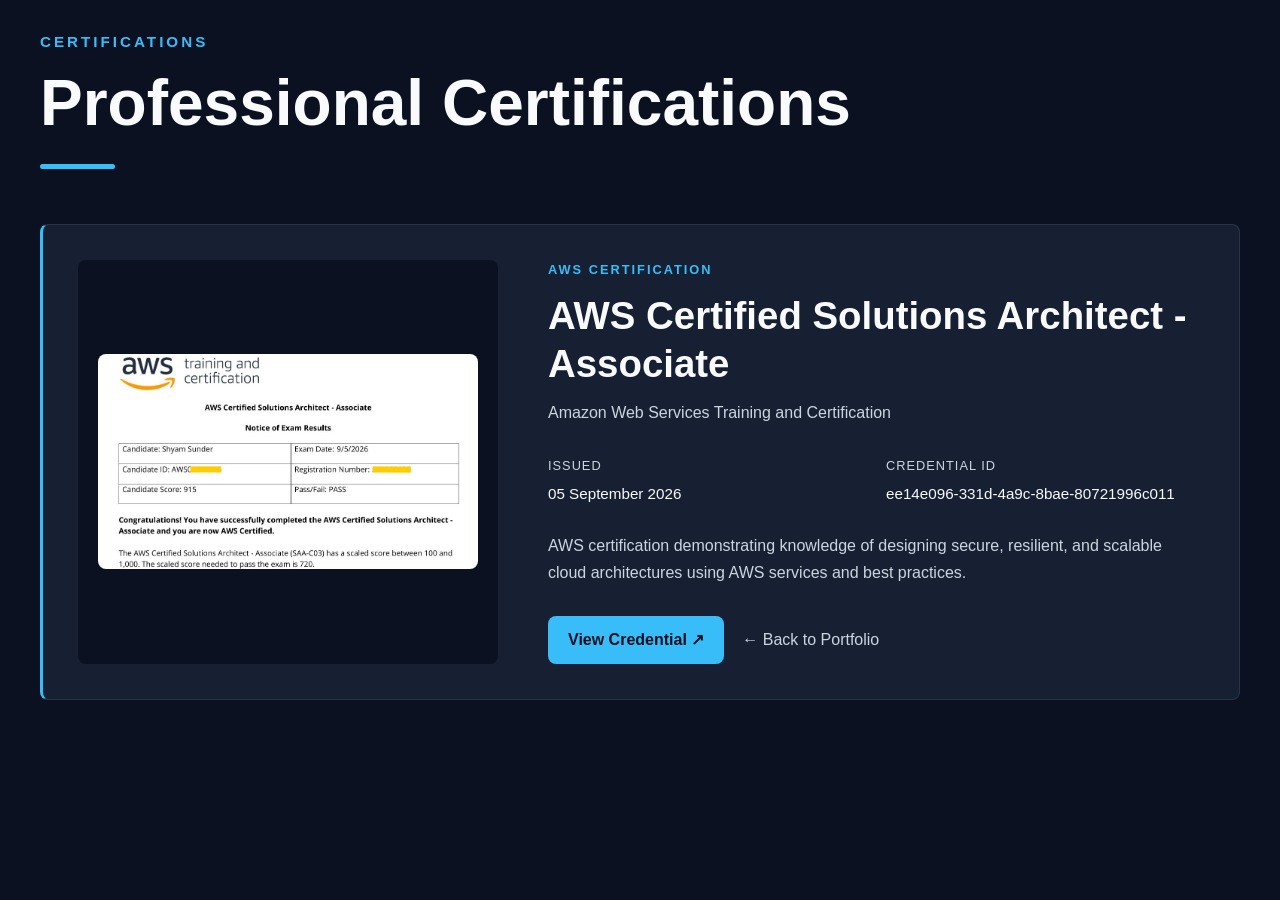
<file: certifications/AWSSAA.html>
<!DOCTYPE html>
<html lang="en">

<head>

    <!-- Google tag (gtag.js) -->
    <script async src="https://www.googletagmanager.com/gtag/js?id=G-0ETBPYWTKP"></script>
    <script>
        window.dataLayer = window.dataLayer || [];

        function gtag() {
            dataLayer.push(arguments);
        }

        gtag('js', new Date());

        gtag('config', 'G-0ETBPYWTKP');
    </script>
    
    <meta charset="UTF-8">
    <meta name="viewport" content="width=device-width, initial-scale=1.0">

    <title>Certifications | DevOps Engineer</title>

    <meta
        name="description"
        content="Professional certifications and technical credentials in AWS, Kubernetes, and Infrastructure as Code."
    >

    <link rel="stylesheet" href="../assets/css/main.css">
</head>

<body>

    <!-- =====================================================
         Certifications
         ===================================================== -->

    <main>

        <section class="certifications-page">

            <div class="container">

                <div class="section-label">
                    CERTIFICATIONS
                </div>

                <h1 class="page-title">
                    Professional Certifications
                </h1>

                <div class="section-line"></div>


                <!-- =================================================
                     AWS Certified Solutions Architect - Associate
                     ================================================= -->

                <article class="certificate-detail">

                    <div class="certificate-image">

                        <img
                            src="images/aws-certified-solutions-architect-associate.jpg"
                            alt="AWS Certified Solutions Architect - Associate Certificate"
                        >

                    </div>


                    <div class="certificate-content">

                        <div class="certificate-category">
                            AWS CERTIFICATION
                        </div>

                        <h2>
                            AWS Certified Solutions Architect - Associate
                        </h2>

                        <p class="certificate-issuer">
                            Amazon Web Services Training and Certification
                        </p>


                        <div class="certificate-info">

                            <div class="certificate-info-item">

                                <span class="info-label">
                                    Issued
                                </span>

                                <span class="info-value">
                                    05 September 2026
                                </span>

                            </div>


                            <div class="certificate-info-item">

                                <span class="info-label">
                                    Credential ID
                                </span>

                                <span class="info-value credential-id">
                                    ee14e096-331d-4a9c-8bae-80721996c011
                                </span>

                            </div>

                        </div>


                        <p class="certificate-description">
                            AWS certification demonstrating knowledge of designing
                            secure, resilient, and scalable cloud architectures
                            using AWS services and best practices.
                        </p>


                        <div class="certificate-actions">

                            <a
                                href="https://www.credly.com/earner/earned/badge/ee14e096-331d-4a9c-8bae-80721996c011"
                                target="_blank"
                                rel="noopener noreferrer"
                                class="certificate-button"
                            >
                                View Credential ↗
                            </a>

                            <a
                                href="../index.html"
                                class="certificate-back"
                            >
                                ← Back to Portfolio
                            </a>

                        </div>

                    </div>

                </article>

            </div>

        </section>

    </main>

</body>

</html>
</file>
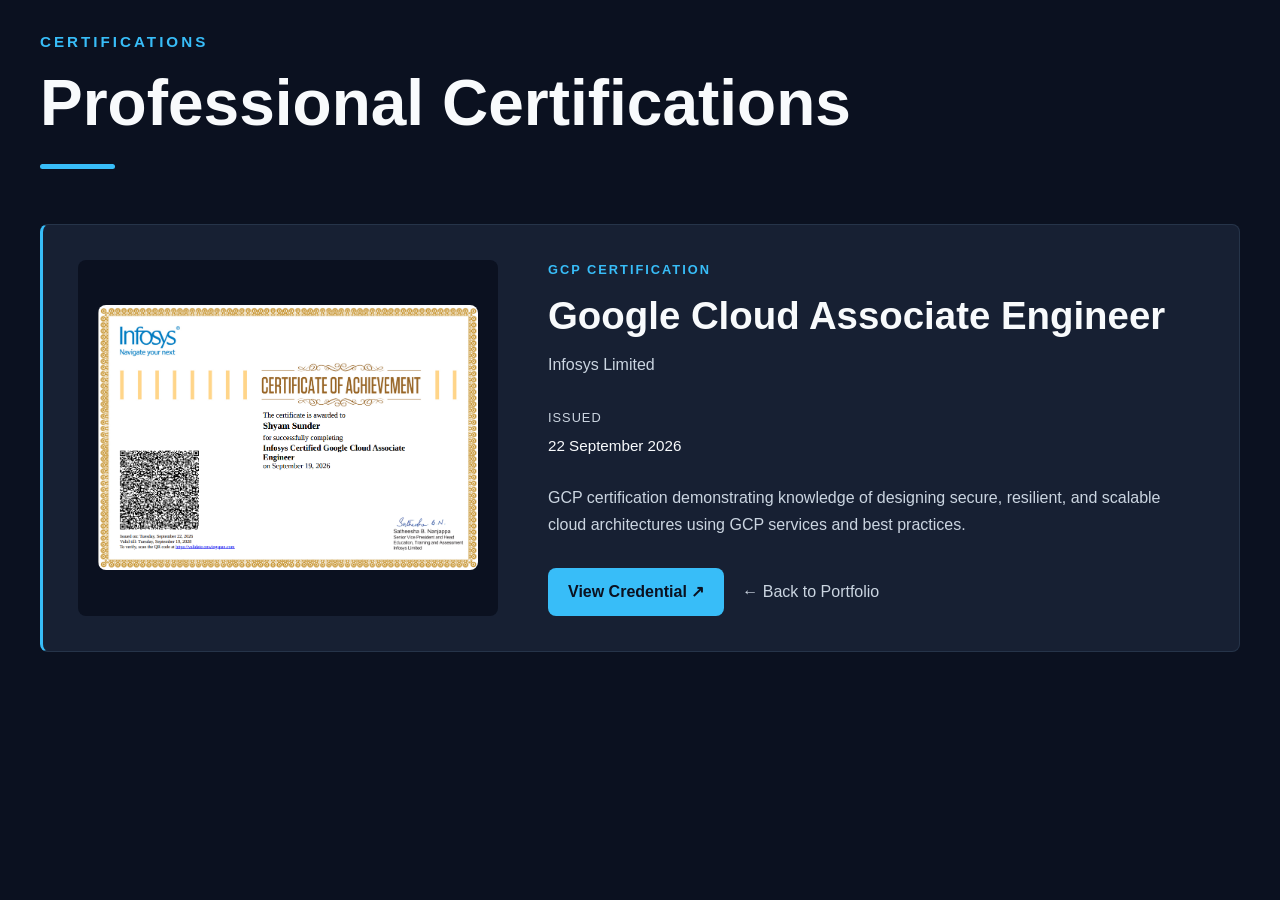
<file: certifications/GCP.html>
<!DOCTYPE html>
<html lang="en">

<head>

    <!-- Google tag (gtag.js) -->
    <script async src="https://www.googletagmanager.com/gtag/js?id=G-0ETBPYWTKP"></script>
    <script>
        window.dataLayer = window.dataLayer || [];

        function gtag() {
            dataLayer.push(arguments);
        }

        gtag('js', new Date());

        gtag('config', 'G-0ETBPYWTKP');
    </script>

    <meta charset="UTF-8">
    <meta name="viewport" content="width=device-width, initial-scale=1.0">

    <title>Certifications | DevOps Engineer</title>

    <meta
        name="description"
        content="Professional certifications and technical credentials in AWS, Kubernetes, and Infrastructure as Code."
    >

    <link rel="stylesheet" href="../assets/css/main.css">
</head>

<body>

    <!-- =====================================================
         Certifications
         ===================================================== -->

    <main>

        <section class="certifications-page">

            <div class="container">

                <div class="section-label">
                    CERTIFICATIONS
                </div>

                <h1 class="page-title">
                    Professional Certifications
                </h1>

                <div class="section-line"></div>


                <!-- =================================================
                     Google Cloud Certified Associate Engineer
                     ================================================= -->

                <article class="certificate-detail">

                    <div class="certificate-image">

                        <img
                            src="images/GCP.png"
                            alt="Coming soon...."
                        >

                    </div>


                    <div class="certificate-content">

                        <div class="certificate-category">
                            GCP CERTIFICATION
                        </div>

                        <h2>
                            Google Cloud Associate Engineer
                            <!-- Google Cloud Certified - Associate Cloud Engineer -->
                        </h2>

                        <p class="certificate-issuer">
                            Infosys Limited
                            <!-- Google Cloud Training and Certification -->
                        </p>


                        <div class="certificate-info">

                            <div class="certificate-info-item">

                                <span class="info-label">
                                    Issued
                                </span>

                                <span class="info-value">
                                    22 September 2026
                                </span>

                            </div>


                            <!-- <div class="certificate-info-item">

                                <span class="info-label">
                                    Credential ID
                                </span>

                                <span class="info-value credential-id">
                                    ee14e096-331d-4a9c-8bae-80721996c011
                                </span>

                            </div> -->

                        </div>


                        <p class="certificate-description">
                            GCP certification demonstrating knowledge of designing
                            secure, resilient, and scalable cloud architectures
                            using GCP services and best practices.
                        </p>


                        <div class="certificate-actions">

                            <a
                                href="https://validate.onwingspan.com"
                                target="_blank"
                                rel="noopener noreferrer"
                                class="certificate-button"
                            >
                                View Credential ↗
                            </a>

                            <a
                                href="../index.html"
                                class="certificate-back"
                            >
                                ← Back to Portfolio
                            </a>

                        </div>

                    </div>

                </article>

            </div>

        </section>

    </main>

</body>

</html>
</file>
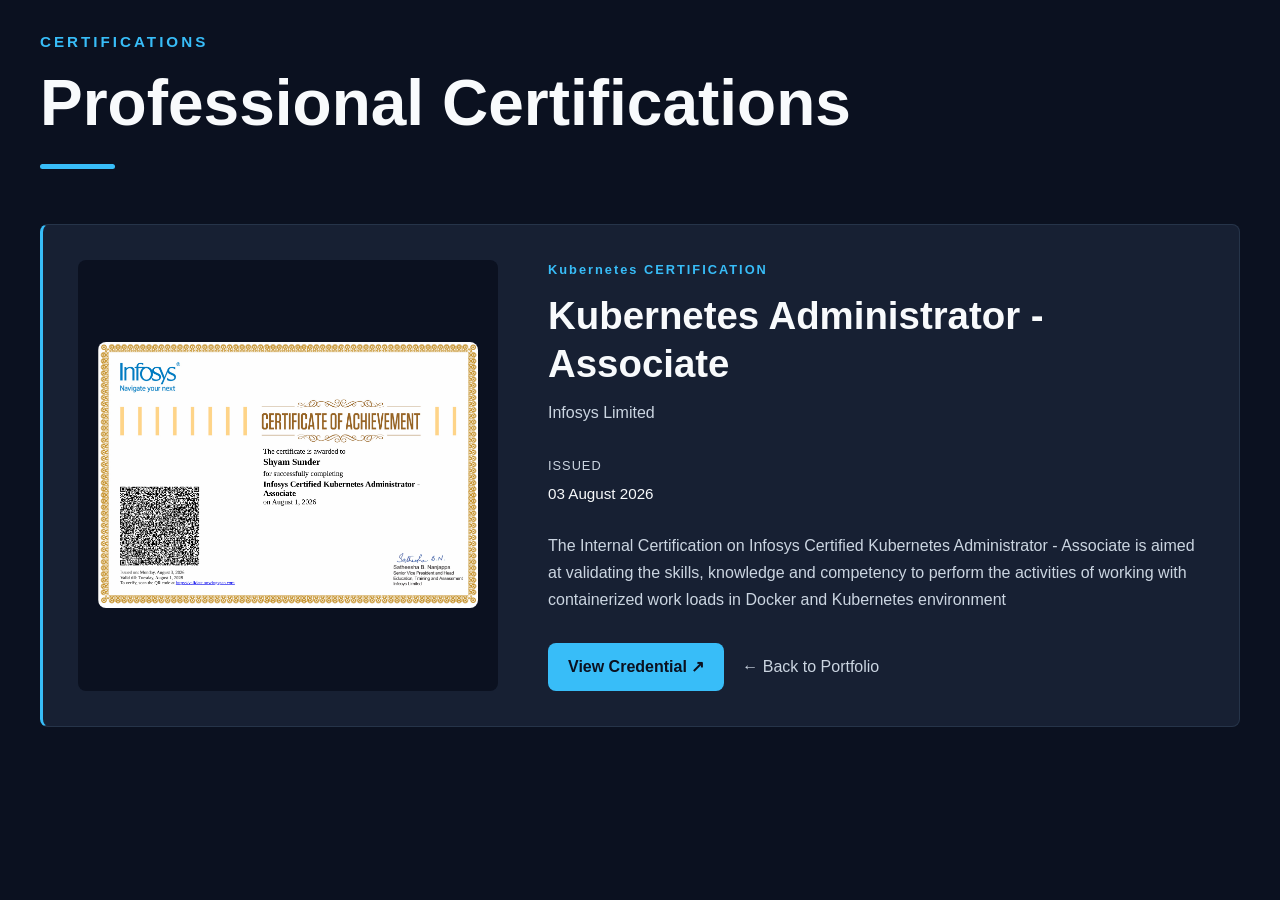
<file: certifications/KAA.html>
<!DOCTYPE html>
<html lang="en">

<head>
<!-- Google tag (gtag.js) -->
    <script async src="https://www.googletagmanager.com/gtag/js?id=G-0ETBPYWTKP"></script>
    <script>
        window.dataLayer = window.dataLayer || [];

        function gtag() {
            dataLayer.push(arguments);
        }

        gtag('js', new Date());

        gtag('config', 'G-0ETBPYWTKP');
    </script>

    <meta charset="UTF-8">
    <meta name="viewport" content="width=device-width, initial-scale=1.0">

    <title>Certifications | DevOps Engineer</title>

    <meta
        name="description"
        content="Professional certifications and technical credentials in AWS, Kubernetes, and Infrastructure as Code."
    >

    <link rel="stylesheet" href="../assets/css/main.css">
</head>

<body>

    <!-- =====================================================
         Certifications
         ===================================================== -->

    <main>

        <section class="certifications-page">

            <div class="container">

                <div class="section-label">
                    CERTIFICATIONS
                </div>

                <h1 class="page-title">
                    Professional Certifications
                </h1>

                <div class="section-line"></div>


                <!-- =================================================
                     Infosys Certified Kubernetes Administrator - Associate
                     ================================================= -->

                <article class="certificate-detail">

                    <div class="certificate-image">

                        <img
                            src="images/KAA.png"
                            alt="Kubernetes Administrator - Associate"
                        >

                    </div>


                    <div class="certificate-content">

                        <div class="certificate-category">
                            Kubernetes CERTIFICATION
                        </div>

                        <h2>
                            Kubernetes Administrator - Associate
                        </h2>

                        <p class="certificate-issuer">
                            Infosys Limited
                        </p>


                        <div class="certificate-info">

                            <div class="certificate-info-item">

                                <span class="info-label">
                                    Issued
                                </span>

                                <span class="info-value">
                                    03 August 2026
                                </span>

                            </div>


                            <!-- <div class="certificate-info-item">

                                <span class="info-label">
                                    Credential ID
                                </span>

                                <span class="info-value credential-id">
                                    ee14e096-331d-4a9c-8bae-80721996c011
                                </span>

                            </div> -->

                        </div>


                        <p class="certificate-description">
                            The Internal Certification on Infosys Certified Kubernetes Administrator - Associate is aimed at validating the skills, knowledge and competency to perform the activities of working with containerized work loads in Docker and Kubernetes environment
                        </p>


                        <div class="certificate-actions">

                            <a
                                href="http://validate.onwingspan.com"
                                target="_blank"
                                rel="noopener noreferrer"
                                class="certificate-button"
                            >
                                View Credential ↗
                            </a>

                            <a
                                href="../index.html"
                                class="certificate-back"
                            >
                                ← Back to Portfolio
                            </a>

                        </div>

                    </div>

                </article>

            </div>

        </section>

    </main>

</body>

</html>
</file>
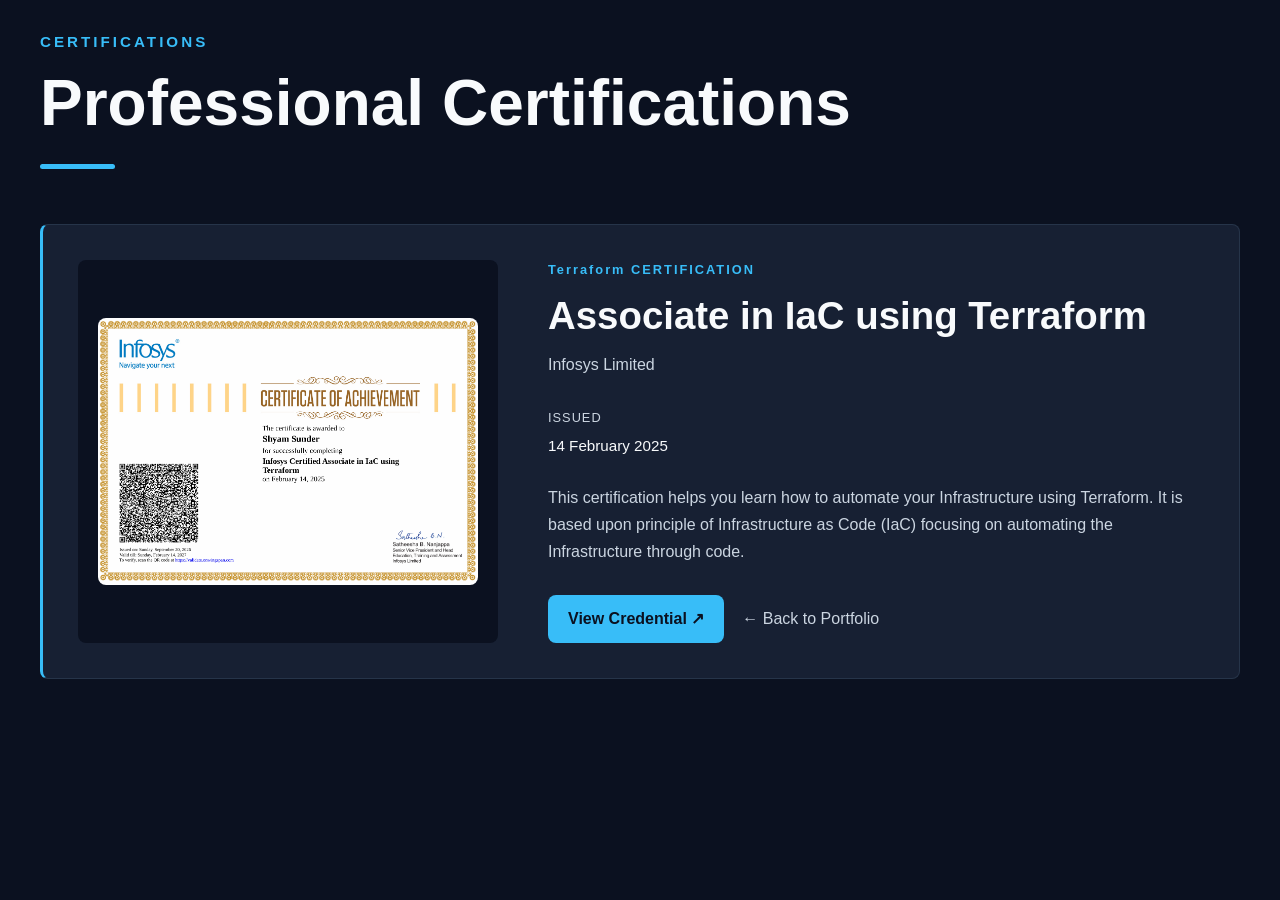
<file: certifications/Terraform.html>
<!DOCTYPE html>
<html lang="en">

<head>

    <!-- Google tag (gtag.js) -->
    <script async src="https://www.googletagmanager.com/gtag/js?id=G-0ETBPYWTKP"></script>
    <script>
        window.dataLayer = window.dataLayer || [];

        function gtag() {
            dataLayer.push(arguments);
        }

        gtag('js', new Date());

        gtag('config', 'G-0ETBPYWTKP');
    </script>
    <meta charset="UTF-8">
    <meta name="viewport" content="width=device-width, initial-scale=1.0">

    <title>Certifications | DevOps Engineer</title>

    <meta
        name="description"
        content="Professional certifications and technical credentials in AWS, Kubernetes, and Infrastructure as Code."
    >

    <link rel="stylesheet" href="../assets/css/main.css">
</head>

<body>

    <!-- =====================================================
         Certifications
         ===================================================== -->

    <main>

        <section class="certifications-page">

            <div class="container">

                <div class="section-label">
                    CERTIFICATIONS
                </div>

                <h1 class="page-title">
                    Professional Certifications
                </h1>

                <div class="section-line"></div>


                <!-- =================================================
                     Infosys Certified Associate in IaC using Terraform
                     ================================================= -->

                <article class="certificate-detail">

                    <div class="certificate-image">

                        <img
                            src="images/Terraform.png"
                            alt="Infosys Certified Associate in IaC using Terraform"
                        >

                    </div>


                    <div class="certificate-content">

                        <div class="certificate-category">
                            Terraform CERTIFICATION
                        </div>

                        <h2>
                            Associate in IaC using Terraform
                        </h2>

                        <p class="certificate-issuer">
                            Infosys Limited
                        </p>


                        <div class="certificate-info">

                            <div class="certificate-info-item">

                                <span class="info-label">
                                    Issued
                                </span>

                                <span class="info-value">
                                    14 February 2025
                                </span>

                            </div>


                            <!-- <div class="certificate-info-item">

                                <span class="info-label">
                                    Credential ID
                                </span>

                                <span class="info-value credential-id">
                                    ee14e096-331d-4a9c-8bae-80721996c011
                                </span>

                            </div> -->

                        </div>


                        <p class="certificate-description">
                            This certification helps you learn how to automate your Infrastructure using Terraform. It is based upon principle of Infrastructure as Code (IaC) focusing on automating the Infrastructure through code.
                        </p>


                        <div class="certificate-actions">

                            <a
                                href="http://validate.onwingspan.com"
                                target="_blank"
                                rel="noopener noreferrer"
                                class="certificate-button"
                            >
                                View Credential ↗
                            </a>

                            <a
                                href="../index.html"
                                class="certificate-back"
                            >
                                ← Back to Portfolio
                            </a>

                        </div>

                    </div>

                </article>

            </div>

        </section>

    </main>

</body>

</html>
</file>
<file: assets/css/main.css>
/* =========================================================
   Shyam Sunder Portfolio
   Main Stylesheet
   ========================================================= */


/* =========================================================
   1. CSS Variables
   ========================================================= */

:root {
    --bg-primary: #0b1120;
    --bg-secondary: #111827;
    --bg-card: #172033;

    --text-primary: #f8fafc;
    --text-secondary: #cbd5e1;
    --text-muted: #94a3b8;

    --accent: #38bdf8;
    --accent-hover: #0ea5e9;

    --border: #263449;

    --max-width: 1200px;

    --radius-small: 8px;
    --radius-medium: 12px;
    --radius-large: 18px;

    --transition: 0.3s ease;
}


/* =========================================================
   2. Reset / Base
   ========================================================= */

* {
    margin: 0;
    padding: 0;
    box-sizing: border-box;
}

html {
    scroll-behavior: smooth;
}

body {
    font-family:
        -apple-system,
        BlinkMacSystemFont,
        "Segoe UI",
        Roboto,
        Helvetica,
        Arial,
        sans-serif;

    background: var(--bg-primary);
    color: var(--text-primary);

    line-height: 1.6;
    min-height: 100vh;
}

a {
    color: inherit;
    text-decoration: none;
}

ul {
    list-style: none;
}

img {
    max-width: 100%;
    display: block;
}


/* =========================================================
   3. Common Layout
   ========================================================= */

main {
    width: 100%;
}

section {
    width: 100%;
    max-width: var(--max-width);
    margin: 0 auto;
    padding: 50px 30px;
}

.section-heading {
    margin-bottom: 50px;
}

.section-label {
    color: var(--accent);
    font-size: 0.85rem;
    font-weight: 700;
    letter-spacing: 2px;
    text-transform: uppercase;
    margin-bottom: 10px;
}

.section-heading h2 {
    font-size: 2.2rem;
    line-height: 1.2;
}


/* =========================================================
   4. Navigation
   ========================================================= */

.site-header {
    position: sticky;
    top: 0;
    z-index: 1000;

    background: rgba(11, 17, 32, 0.92);
    border-bottom: 1px solid var(--border);

    backdrop-filter: blur(12px);
}

.navbar {
    max-width: var(--max-width);
    margin: 0 auto;

    min-height: 72px;
    padding: 0 24px;

    display: flex;
    align-items: center;
    justify-content: space-between;
}

.nav-logo {
    font-size: 1.25rem;
    font-weight: 700;
    color: var(--text-primary);

    transition: color var(--transition);
}

.nav-logo:hover {
    color: var(--accent);
}

.nav-menu {
    display: flex;
    align-items: center;
    gap: 24px;
}

.nav-menu a {
    color: var(--text-secondary);
    font-size: 0.9rem;
    font-weight: 500;

    transition:
        color var(--transition),
        transform var(--transition);
}

.nav-menu a:hover {
    color: var(--accent);
}

.nav-toggle {
    display: none;

    background: transparent;
    border: none;

    color: var(--text-primary);
    font-size: 1.5rem;

    cursor: pointer;
}


/* =========================================================
   5. Hero Section
   ========================================================= */

.hero {
    max-width: none;
    min-height: calc(100vh - 72px);

    display: flex;
    align-items: center;

    padding-top: 30px;
    padding-bottom: 80px;

    background:
        radial-gradient(
            circle at 80% 20%,
            rgba(56, 189, 248, 0.12),
            transparent 35%
        );
}

.hero-profile {
    flex: 0 0 400px;
    display: flex;
    justify-content: center;
    align-items: center;
    margin-top: -150px;
}

.hero-profile img {
    width: 280px;
    height: 280px;
    object-fit: cover;
    border-radius: 50%;
    border: 4px solid var(--accent);
    box-shadow: 0 0 35px rgba(56, 189, 248, 0.25);
}

.hero-content {
    width: 100%;
    max-width: var(--max-width);
    margin: 0 auto;
    padding: 0 24px;
}

.hero-label {
    color: var(--accent);

    font-size: 1rem;
    font-weight: 700;

    letter-spacing: 2px;
    text-transform: uppercase;

    margin-bottom: 10px;
}

.hero h1 {
    max-width: 850px;

    font-size: clamp(2.8rem, 6vw, 5rem);
    line-height: 1.05;

    letter-spacing: -2px;

    margin-bottom: 28px;
}

.hero-description {
    max-width: 720px;

    color: var(--text-secondary);

    font-size: 1.15rem;
    line-height: 1.8;

    margin-bottom: 36px;
}

.hero-actions {
    display: flex;
    flex-wrap: wrap;
    gap: 14px;
}


/* =========================================================
   6. Buttons
   ========================================================= */

.btn {
    display: inline-flex;
    align-items: center;
    justify-content: center;

    min-height: 46px;

    padding: 0 22px;

    border-radius: var(--radius-small);

    font-size: 0.95rem;
    font-weight: 600;

    transition:
        background var(--transition),
        color var(--transition),
        border-color var(--transition),
        transform var(--transition);
}

.btn:hover {
    transform: translateY(-2px);
}

.btn-primary {
    background: var(--accent);
    color: #06111a;
}

.btn-primary:hover {
    background: var(--accent-hover);
}

.btn-secondary {
    background: transparent;

    color: var(--text-primary);

    border: 1px solid var(--border);
}

.btn-secondary:hover {
    border-color: var(--accent);
    color: var(--accent);
}


/* =========================================================
   7. Snapshot
   ========================================================= */

.snapshot {
    background: var(--bg-secondary);
}

.snapshot-grid {
    display: grid;

    grid-template-columns:
        repeat(4, 1fr);

    gap: 20px;
}

.snapshot-card {
    padding: 28px;

    background: var(--bg-card);

    border: 1px solid var(--border);
    border-radius: var(--radius-medium);

    transition:
        transform var(--transition),
        border-color var(--transition);
}

.snapshot-card:hover {
    transform: translateY(-4px);
    border-color: var(--accent);
}

.snapshot-card h3 {
    color: var(--accent);

    font-size: 1.4rem;

    margin-bottom: 8px;
}

.snapshot-card p {
    color: var(--text-muted);
}


/* =========================================================
   8. Technologies
   ========================================================= */

.technology-list {
    display: flex;
    flex-wrap: wrap;
    gap: 12px;
}

.technology-list span {
    display: inline-block;

    padding: 9px 16px;

    background: var(--bg-card);

    border: 1px solid var(--border);
    border-radius: 999px;

    color: var(--text-secondary);

    font-size: 0.9rem;

    transition:
        color var(--transition),
        border-color var(--transition),
        transform var(--transition);
}

.technology-list span:hover {
    color: var(--accent);
    border-color: var(--accent);

    transform: translateY(-2px);
}


/* =========================================================
   9. Featured Experience
   ========================================================= */

.featured-experience {
    background: var(--bg-secondary);
}

.experience-preview {
    display: grid;

    grid-template-columns: 1fr 1.5fr;

    gap: 60px;

    padding: 40px;

    background: var(--bg-card);

    border: 1px solid var(--border);
    border-radius: var(--radius-large);
}

.company-name {
    color: var(--accent);

    font-size: 0.9rem;
    font-weight: 700;

    margin-bottom: 8px;
}

.experience-preview h3 {
    font-size: 1.6rem;
    margin-bottom: 6px;
}

.experience-preview > div:first-child > p:last-child {
    color: var(--text-muted);
}

.experience-summary p {
    color: var(--text-secondary);

    margin-bottom: 20px;
}

.experience-summary a,
.project-preview > a,
.architecture-link,
.certifications-preview > a {
    color: var(--accent);

    font-weight: 600;

    transition: color var(--transition);
}

.experience-summary a:hover,
.project-preview > a:hover,
.architecture-link:hover,
.certifications-preview > a:hover {
    color: var(--accent-hover);
}


/* =========================================================
   10. Featured Project
   ========================================================= */

.project-preview {
    padding: 40px;

    background:
        linear-gradient(
            135deg,
            var(--bg-card),
            var(--bg-secondary)
        );

    border: 1px solid var(--border);
    border-radius: var(--radius-large);
}

.project-preview p {
    max-width: 800px;

    color: var(--text-secondary);

    font-size: 1.05rem;

    margin-bottom: 24px;
}

.project-technologies {
    display: flex;
    flex-wrap: wrap;

    gap: 10px;

    margin-bottom: 28px;
}

.project-technologies span {
    padding: 7px 13px;

    border: 1px solid var(--border);
    border-radius: 6px;

    color: var(--text-muted);

    font-size: 0.85rem;
}

/* =========================================================
   10.1 Personal Projects
   ========================================================= */

.project-grid {
    display: grid;

    grid-template-columns:
        repeat(2, 1fr);

    gap: 24px;
}

.project-card {
    display: block;

    padding: 32px;

    background:
        linear-gradient(
            135deg,
            var(--bg-card),
            var(--bg-secondary)
        );

    border: 1px solid var(--border);
    border-radius: var(--radius-large);

    transition:
        transform var(--transition),
        border-color var(--transition),
        box-shadow var(--transition);
}

.project-card:hover {
    transform: translateY(-6px);

    border-color: var(--accent);

    box-shadow:
        0 12px 30px
        rgba(0, 0, 0, 0.25);
}

.project-card-content {
    height: 100%;

    display: flex;
    flex-direction: column;
}

.project-number {
    color: var(--accent);

    font-size: 0.8rem;
    font-weight: 700;

    letter-spacing: 2px;
    text-transform: uppercase;

    margin-bottom: 10px;
}

.project-card h3 {
    color: var(--text-primary);

    font-size: 1.45rem;
    line-height: 1.3;

    margin-bottom: 16px;
}

.project-card p:not(.project-number) {
    color: var(--text-secondary);

    line-height: 1.7;

    margin-bottom: 24px;
}

.project-card .project-technologies {
    margin-top: auto;

    margin-bottom: 24px;
}

.project-card .project-technologies span {
    color: var(--text-muted);
}

.project-link {
    color: var(--accent);

    font-weight: 600;

    transition: color var(--transition);
}

.project-card:hover .project-link {
    color: var(--accent-hover);
}

@media (max-width: 768px) {

    .project-grid {
        grid-template-columns: 1fr;
    }

}

/* =========================================================
   11. Architecture
   ========================================================= */

.architecture-preview {
    background: var(--bg-secondary);
}

.architecture-grid {
    display: grid;

    grid-template-columns:
        repeat(3, 1fr);

    gap: 20px;

    margin-bottom: 30px;
}

.architecture-card {
    display: block;

    padding: 30px;

    background: var(--bg-card);

    border: 1px solid var(--border);
    border-radius: var(--radius-medium);

    transition:
        transform var(--transition),
        border-color var(--transition);
}

.architecture-card:hover {
    transform: translateY(-5px);
    border-color: var(--accent);
}

.architecture-card h3 {
    color: var(--text-primary);

    font-size: 1.25rem;

    margin-bottom: 12px;
}

.architecture-card p {
    color: var(--text-muted);
}


/* =========================================================
   12. Certifications
   ========================================================= */

.certification-list {
    display: grid;

    grid-template-columns:
        repeat(2, 1fr);

    gap: 14px;

    margin-bottom: 30px;
}

.certification-list p {
    padding: 18px 20px;

    background: var(--bg-card);

    border-left: 3px solid var(--accent);
    border-radius: var(--radius-small);

    color: var(--text-secondary);
}

/* =========================================================
   12.1 Certification Details Page
   ========================================================= */

.certifications-page {
    padding: 30px 0 50px;

}

.section-label {
    margin-bottom: 14px;

    color: var(--accent);

    font-size: 0.95rem;
    font-weight: 700;

    letter-spacing: 3px;
}

.page-title {
    margin: 0;

    color: var(--text-primary);

    font-size: clamp(2.5rem, 5vw, 4rem);
    font-weight: 700;

    line-height: 1.1;
}

.section-line {
    width: 75px;
    height: 5px;

    margin-top: 25px;
    margin-bottom: 55px;

    background: var(--accent);

    border-radius: 10px;
}


/* =========================================================
   Certificate Card
   ========================================================= */

.certificate-detail {
    display: grid;

    grid-template-columns: minmax(280px, 420px) 1fr;

    gap: 50px;

    padding: 35px;

    background: var(--bg-card);

    border: 1px solid var(--border);

    border-left: 3px solid var(--accent);

    border-radius: var(--radius-small);
}


/* =========================================================
   Certificate Image
   ========================================================= */

.certificate-image {
    display: flex;

    align-items: center;
    justify-content: center;

    min-height: 280px;

    padding: 20px;

    background: var(--bg-primary);

    border-radius: var(--radius-small);
}

.certificate-image img {
    display: block;

    width: 100%;
    max-width: 380px;
    height: auto;

    border-radius: var(--radius-small);
}


/* =========================================================
   Certificate Content
   ========================================================= */

.certificate-content {
    display: flex;

    flex-direction: column;

    justify-content: center;
}

.certificate-category {
    margin-bottom: 12px;

    color: var(--accent);

    font-size: 0.8rem;
    font-weight: 700;

    letter-spacing: 2px;
}

.certificate-content h2 {
    margin: 0 0 12px;

    color: var(--text-primary);

    font-size: clamp(1.8rem, 3vw, 2.5rem);

    line-height: 1.25;
}

.certificate-issuer {
    margin: 0 0 30px;

    color: var(--text-secondary);

    font-size: 1rem;
}


/* =========================================================
   Certificate Information
   ========================================================= */

.certificate-info {
    display: grid;

    grid-template-columns: 1fr 1fr;

    gap: 20px;

    margin-bottom: 25px;
}

.certificate-info-item {
    display: flex;

    flex-direction: column;

    gap: 6px;
}

.info-label {
    color: var(--text-secondary);

    font-size: 0.8rem;

    text-transform: uppercase;

    letter-spacing: 1px;
}

.info-value {
    color: var(--text-primary);

    font-size: 0.95rem;
}

.credential-id {
    word-break: break-all;
}


/* =========================================================
   Certificate Description
   ========================================================= */

.certificate-description {
    max-width: 650px;

    margin: 0 0 30px;

    color: var(--text-secondary);

    line-height: 1.7;
}


/* =========================================================
   Certificate Actions
   ========================================================= */

.certificate-actions {
    display: flex;

    align-items: center;

    flex-wrap: wrap;

    gap: 18px;
}

.certificate-button {
    display: inline-flex;

    align-items: center;
    justify-content: center;

    padding: 11px 20px;

    background: var(--accent);

    color: var(--bg-primary);

    border-radius: var(--radius-small);

    font-weight: 600;

    transition:
        transform var(--transition),
        opacity var(--transition);
}

.certificate-button:hover {
    transform: translateY(-2px);

    opacity: 0.9;
}

.certificate-back {
    color: var(--text-secondary);

    transition:
        color var(--transition);
}

.certificate-back:hover {
    color: var(--accent);
}


/* =========================================================
   Certification Page - Responsive
   ========================================================= */

@media (max-width: 850px) {

    .certificate-detail {
        grid-template-columns: 1fr;

        gap: 35px;
    }

    .certificate-image {
        min-height: auto;
    }

}


@media (max-width: 600px) {

    .certifications-page {
        padding: 50px 0 70px;
    }

    .certificate-detail {
        padding: 22px;

        gap: 25px;
    }

    .certificate-info {
        grid-template-columns: 1fr;
    }

    .certificate-actions {
        align-items: flex-start;

        flex-direction: column;
    }

}

/* =========================================================
   Education Section
   ========================================================= */

.education-section {
    background: var(--bg-secondary);
    padding-top: 30px;   /* smaller gap above */
    padding-bottom: 60px; /* balanced spacing below */
}

.timeline {
    position: relative;
    max-width: 900px;
    margin: auto;
}

.timeline::after {
    content: '';
    position: absolute;
    width: 4px;
    background-color: var(--accent);
    top: 0;
    bottom: 0;
    left: 50%;
    margin-left: -2px;
}

.timeline-item {
    padding: 20px;
    position: relative;
    width: 50%;
}

.timeline-item:nth-child(odd) {
    left: 0;
}

.timeline-item:nth-child(even) {
    left: 50%;
}

.timeline-content {
    background: var(--bg-card);
    padding: 20px;
    border-radius: var(--radius-medium);
    border: 1px solid var(--border);
    box-shadow: 0 4px 8px rgba(0,0,0,0.15);
}

.timeline-content h3 {
    color: var(--accent);
    margin-bottom: 8px;
    font-size: 1.3rem;
}

.timeline-content p {
    color: var(--text-secondary);
    margin-bottom: 12px;
}

.timeline-content ul {
    list-style: disc;
    padding-left: 20px;
    color: var(--text-muted);
    font-size: 0.95rem;
}

.timeline-item::before {
    content: '';
    position: absolute;
    width: 18px;
    height: 18px;
    right: -9px;
    background-color: var(--accent);
    border: 3px solid var(--bg-secondary);
    top: 25px;
    border-radius: 50%;
    z-index: 1;
}

.timeline-item:nth-child(even)::before {
    left: -9px;
}

/* 📱 Mobile Responsive */
@media screen and (max-width: 768px) {
    .timeline::after {
        left: 20px;
    }
    .timeline-item {
        width: 100%;
        padding-left: 40px;
        margin-bottom: 40px;
    }
    .timeline-item:nth-child(even) {
        left: 0;
    }
    .timeline-item::before {
        left: 0;
    }
}


/* =========================================================
   13. Contact
   ========================================================= */

.contact-preview {
    text-align: center;
}

.contact-preview .section-heading {
    max-width: 700px;
    margin-left: auto;
    margin-right: auto;
}

.contact-links {
    display: flex;

    justify-content: center;
    flex-wrap: wrap;

    gap: 14px;
}

.contact-links a {
    padding: 11px 20px;

    border: 1px solid var(--border);
    border-radius: var(--radius-small);

    color: var(--text-secondary);

    transition:
        color var(--transition),
        border-color var(--transition);
}

.contact-links a:hover {
    color: var(--accent);
    border-color: var(--accent);
}


/* =========================================================
   14. Footer
   ========================================================= */

.site-footer {
    padding: 30px 24px;

    border-top: 1px solid var(--border);

    text-align: center;

    color: var(--text-muted);

    font-size: 0.85rem;
}

/* =========================================================
   Project Detail Pages
   ========================================================= */

.project-page {
    max-width: var(--max-width);
    margin: 0 auto 0;
    padding: 0px 30px;
}

.project-hero {
    max-width: 900px;
    margin: 0 auto 0;
    text-align: center;
}

.project-hero h1 {
    color: var(--text-primary);
    font-size: clamp(2.2rem, 5vw, 4rem);
    line-height: 1.15;
    margin-bottom: 24px;
}

.project-hero-description {
    max-width: 820px;
    margin: 0 auto;
    color: var(--text-secondary);
    font-size: 1.1rem;
    line-height: 1.8;
}

.project-section {
    margin-bottom: 0px;
}

.project-content {
    max-width: 900px;
}

.project-content p {
    color: var(--text-secondary);
    line-height: 1.8;
    margin-bottom: 18px;
}

.project-actions {
    display: flex;
    flex-wrap: wrap;
    gap: 14px;
    margin-top: 30px;
}

.project-hero .project-actions {
    justify-content: center;
}

.project-button {
    display: inline-block;
    padding: 12px 20px;
    background: var(--accent);
    color: #0b1120;
    border: 1px solid var(--accent);
    border-radius: var(--radius-small);
    font-weight: 700;
    transition:
        transform var(--transition),
        background var(--transition),
        border-color var(--transition);
}

.project-button:hover {
    transform: translateY(-2px);
    background: var(--accent-hover);
    border-color: var(--accent-hover);
}

.project-button.secondary {
    background: transparent;
    color: var(--text-primary);
    border-color: var(--border);
}

.project-button.secondary:hover {
    border-color: var(--accent);
    color: var(--accent);
}


/* =========================================================
   Project Technologies
   ========================================================= */

.project-technologies.large {
    display: flex;
    flex-wrap: wrap;
    gap: 10px;
    margin-top: 25px;
}

.project-technologies.large span {
    padding: 8px 14px;
    background: var(--bg-card);
    border: 1px solid var(--border);
    border-radius: 999px;
    color: var(--text-secondary);
    font-size: 0.9rem;
}


/* =========================================================
   Pipeline Flow
   ========================================================= */

.pipeline-flow {
    display: flex;
    align-items: stretch;
    gap: 10px;
    margin: 35px 0;
    overflow-x: auto;
    padding-bottom: 10px;
}

.pipeline-step {
    min-width: 145px;
    padding: 18px;
    background: var(--bg-card);
    border: 1px solid var(--border);
    border-radius: var(--radius-small);
    text-align: center;
}

.pipeline-step span {
    display: block;
    color: var(--accent);
    font-size: 0.75rem;
    font-weight: 700;
    letter-spacing: 1px;
    margin-bottom: 8px;
}

.pipeline-step strong {
    display: block;
    color: var(--text-primary);
    margin-bottom: 6px;
}

.pipeline-step small {
    color: var(--text-muted);
}

.pipeline-arrow {
    display: flex;
    align-items: center;
    color: var(--accent);
    font-size: 1.4rem;
}


/* =========================================================
   Project Images
   ========================================================= */

.project-image {
    margin: 35px 0 0;
}

.project-image img {
    display: block;
    width: 100%;
    max-width: 1100px;
    height: auto;
    margin: 0 auto;
    background: var(--bg-card);
    border: 1px solid var(--border);
    border-radius: var(--radius-small);
}

.image-caption,
.project-image figcaption {
    max-width: 900px;
    margin: 12px auto 0;
    color: var(--text-muted);
    font-size: 0.85rem;
    line-height: 1.6;
    text-align: center;
}


/* =========================================================
   Project Gallery
   ========================================================= */

.project-gallery {
    display: grid;
    gap: 24px;
}

.project-gallery.two-column {
    grid-template-columns: repeat(2, 1fr);
}

.project-gallery .project-image {
    margin-top: 0;
}


/* =========================================================
   Technical List
   ========================================================= */

.technical-list {
    display: grid;
    gap: 14px;
    margin-top: 30px;
}

.technical-list div {
    display: flex;
    flex-direction: column;
    gap: 5px;
    padding: 18px 20px;
    background: var(--bg-card);
    border-left: 3px solid var(--accent);
    border-radius: var(--radius-small);
}

.technical-list strong {
    color: var(--text-primary);
}

.technical-list span {
    color: var(--text-secondary);
    line-height: 1.6;
}


/* =========================================================
   Project Lists
   ========================================================= */

.project-list {
    margin: 25px 0 0;
    padding-left: 22px;
}

.project-list li {
    margin-bottom: 12px;
    color: var(--text-secondary);
    line-height: 1.7;
}


/* =========================================================
   Concept Cards
   ========================================================= */

.concept-grid {
    display: grid;
    grid-template-columns: repeat(3, 1fr);
    gap: 18px;
}

.concept-card {
    padding: 25px;
    background: var(--bg-card);
    border: 1px solid var(--border);
    border-radius: var(--radius-small);
    transition:
        transform var(--transition),
        border-color var(--transition);
}

.concept-card:hover {
    transform: translateY(-4px);
    border-color: var(--accent);
}

.concept-card h3 {
    color: var(--text-primary);
    margin-bottom: 12px;
}

.concept-card p {
    color: var(--text-secondary);
    line-height: 1.7;
    margin: 0;
}


/* =========================================================
   Project Ending
   ========================================================= */

.project-end {
    max-width: 900px;
    margin: 100px auto 30px;
    padding: 50px;
    background: var(--bg-card);
    border: 1px solid var(--border);
    border-radius: var(--radius-large);
    text-align: center;
}

.project-end h2 {
    color: var(--text-primary);
    margin: 15px 0;
}

.project-end > p:not(.section-label) {
    color: var(--text-secondary);
    line-height: 1.8;
}


/* =========================================================
   Responsive Project Page
   ========================================================= */

@media (max-width: 900px) {

    .concept-grid {
        grid-template-columns: repeat(2, 1fr);
    }

    .project-gallery.two-column {
        grid-template-columns: 1fr;
    }

}


@media (max-width: 768px) {

    .project-page {
        padding: 60px 20px;
    }

    .project-section {
        margin-bottom: 65px;
        
    }

    .pipeline-flow {
        align-items: stretch;
    }

    .pipeline-arrow {
        display: none;
    }

    .pipeline-step {
        min-width: 130px;
    }

    .concept-grid {
        grid-template-columns: 1fr;
    }

    .project-end {
        padding: 30px 20px;
        margin-top: 70px;
    }

}
</file>
